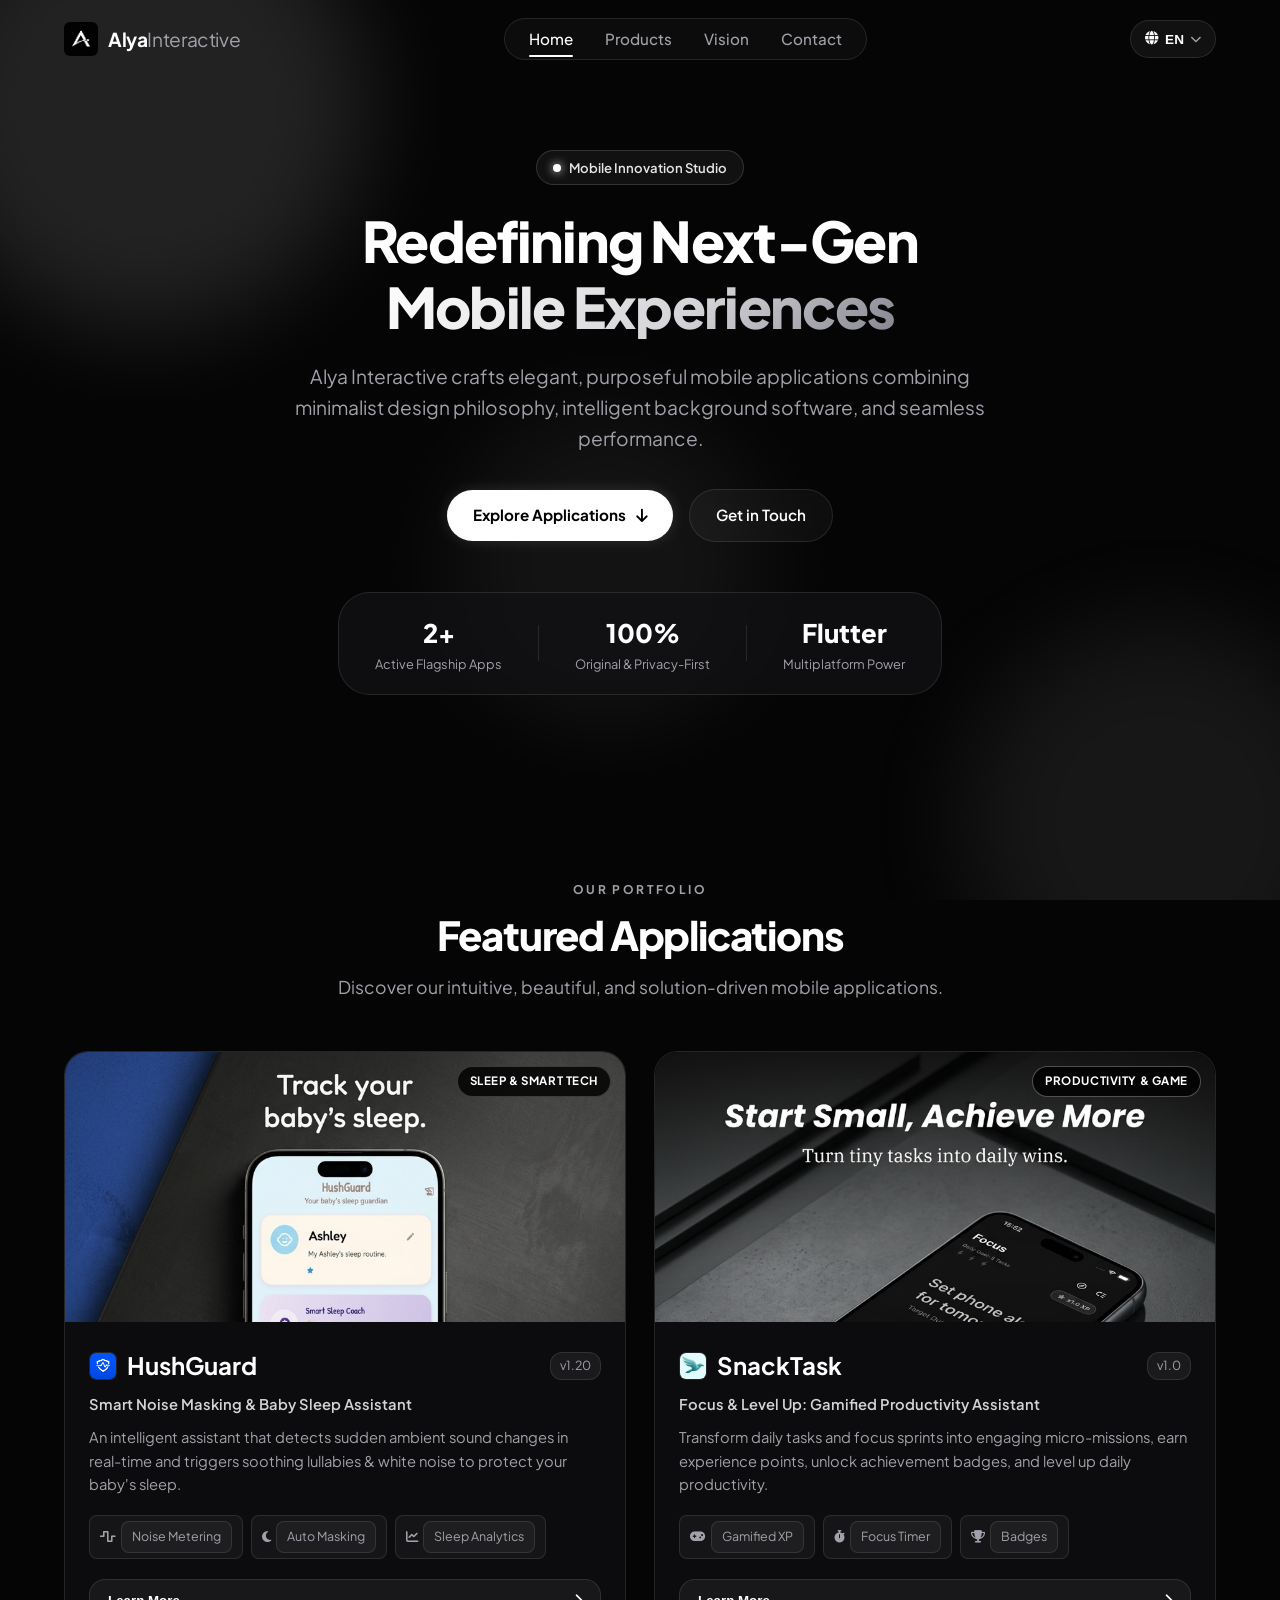
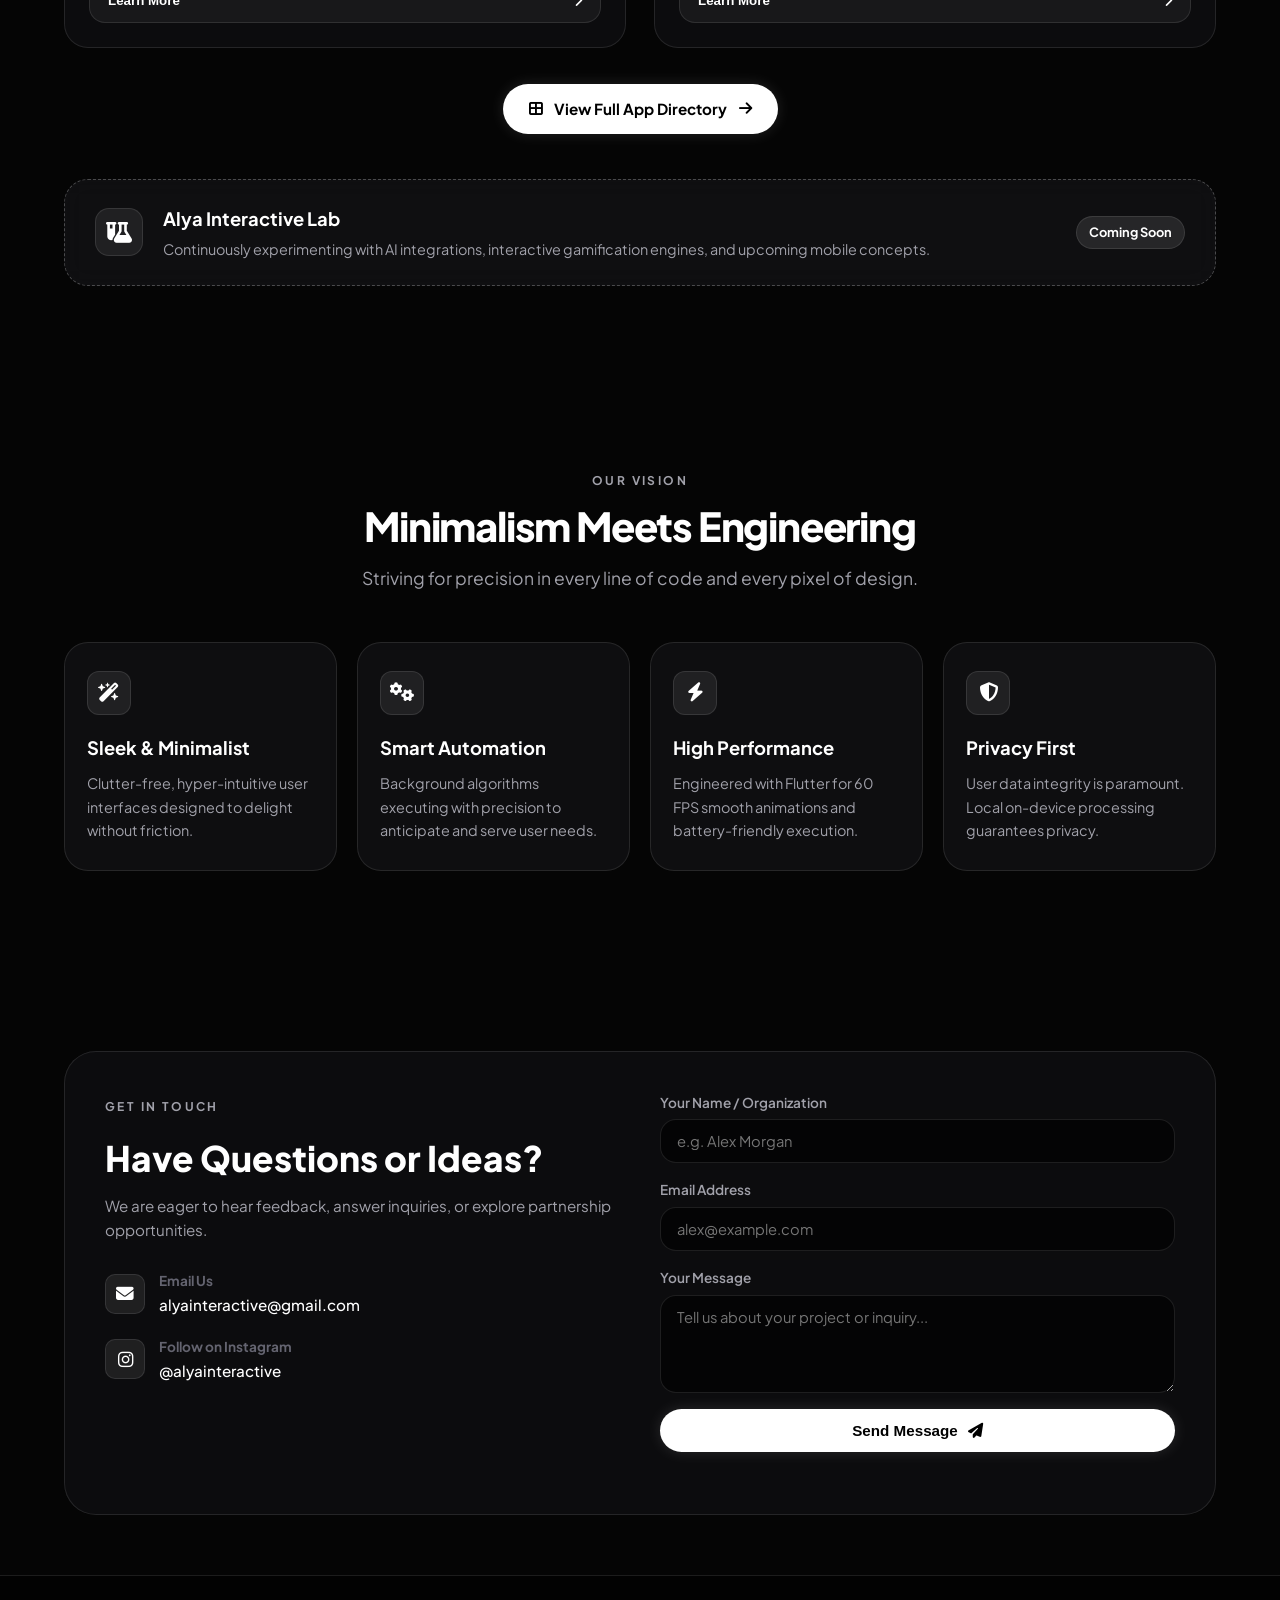
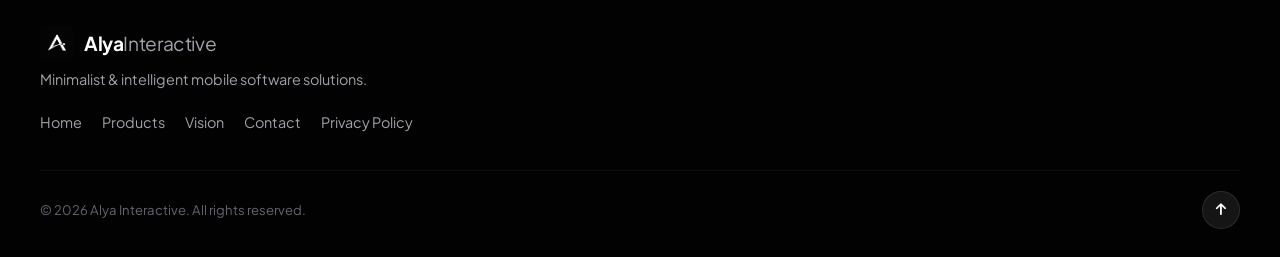
<file: index.html>
<!DOCTYPE html>
<html lang="en">
<head>
    <meta charset="UTF-8">
    <meta name="viewport" content="width=device-width, initial-scale=1.0">
    <meta name="description" content="Alya Interactive - Innovative, smart & minimalist mobile application development studio. Creators of HushGuard, SnackTask, and next-gen mobile experiences.">
    <meta name="keywords" content="Alya Interactive, HushGuard, SnackTask, Mobile Studio, App Development, Flutter, iOS, Android, Minimalist Design">
    <meta name="author" content="Alya Interactive">
    <meta property="og:title" content="Alya Interactive | Mobile App & Digital Experience Studio">
    <meta property="og:description" content="Redefining mobile experiences with minimalist design and intelligent technology. Explore our apps.">
    <meta property="og:type" content="website">
    <meta property="og:url" content="https://immakagan.github.io/alyainteractive.github.io/">
    <meta property="og:image" content="assets/images/hushguard_mockup.png">
    
    <!-- Favicon / Browser Tab Icons -->
    <link rel="icon" type="image/png" sizes="32x32" href="assets/images/favicon-32x32.png">
    <link rel="icon" type="image/png" sizes="16x16" href="assets/images/favicon-16x16.png">
    <link rel="shortcut icon" href="assets/images/favicon.ico">
    <link rel="apple-touch-icon" sizes="180x180" href="assets/images/apple-touch-icon.png">

    <title>Alya Interactive | Mobile App & Digital Experience Studio</title>
    
    <!-- Google Fonts -->
    <link rel="preconnect" href="https://fonts.googleapis.com">
    <link rel="preconnect" href="https://fonts.gstatic.com" crossorigin>
    <link href="https://fonts.googleapis.com/css2?family=Plus+Jakarta+Sans:wght@300;400;500;600;700;800&display=swap" rel="stylesheet">
    
    <!-- FontAwesome Icons -->
    <link rel="stylesheet" href="https://cdnjs.cloudflare.com/ajax/libs/font-awesome/6.5.1/css/all.min.css">
    
    <!-- Custom CSS -->
    <link rel="stylesheet" href="style.css">
</head>
<body>
    <!-- Background Animated Gradient Orbs -->
    <div class="gradient-bg">
        <div class="orb orb-1"></div>
        <div class="orb orb-2"></div>
        <div class="orb orb-3"></div>
    </div>
    
    <!-- Header / Navbar -->
    <header class="navbar-header" id="navbar">
        <div class="nav-container">
            <a href="#hero" class="brand-logo" id="brand-logo">
                <img src="assets/images/logo.png" alt="Alya Interactive Logo" class="brand-logo-img">
                <span class="logo-text">Alya<span class="highlight">Interactive</span></span>
            </a>
            
            <nav class="nav-menu" id="nav-menu">
                <a href="#hero" class="nav-link active" id="nav-home" data-i18n="nav_home">Home</a>
                <a href="#apps" class="nav-link" id="nav-apps" data-i18n="nav_apps">Products</a>
                <a href="#philosophy" class="nav-link" id="nav-philosophy" data-i18n="nav_philosophy">Vision</a>
                <a href="#contact" class="nav-link" id="nav-contact" data-i18n="nav_contact">Contact</a>
            </nav>
            
            <div class="nav-actions">
                <!-- 10 Languages i18n Dropdown -->
                <div class="lang-dropdown" id="lang-dropdown">
                    <button class="lang-btn" id="lang-btn" onclick="toggleLangMenu(event)" aria-label="Select Language">
                        <i class="fa-solid fa-globe"></i>
                        <span id="current-lang-code">EN</span>
                        <i class="fa-solid fa-chevron-down lang-chevron"></i>
                    </button>
                    <div class="lang-menu" id="lang-menu">
                        <button class="lang-option" data-lang="en" onclick="setLanguage('en')">🇬🇧 English</button>
                        <button class="lang-option" data-lang="tr" onclick="setLanguage('tr')">🇹🇷 Türkçe</button>
                        <button class="lang-option" data-lang="es" onclick="setLanguage('es')">🇪🇸 Español</button>
                        <button class="lang-option" data-lang="de" onclick="setLanguage('de')">🇩🇪 Deutsch</button>
                        <button class="lang-option" data-lang="fr" onclick="setLanguage('fr')">🇫🇷 Français</button>
                        <button class="lang-option" data-lang="it" onclick="setLanguage('it')">🇮🇹 Italiano</button>
                        <button class="lang-option" data-lang="pt" onclick="setLanguage('pt')">🇵🇹 Português</button>
                        <button class="lang-option" data-lang="ja" onclick="setLanguage('ja')">🇯🇵 日本語</button>
                        <button class="lang-option" data-lang="ko" onclick="setLanguage('ko')">🇰🇷 한국어</button>
                        <button class="lang-option" data-lang="zh" onclick="setLanguage('zh')">🇨🇳 中文</button>
                    </div>
                </div>

                <button class="mobile-toggle" id="mobile-toggle-btn" aria-label="Toggle Navigation Menu">
                    <i class="fa-solid fa-bars"></i>
                </button>
            </div>
        </div>
    </header>

    <main>
        <!-- Hero Section -->
        <section class="hero-section" id="hero">
            <div class="hero-content">
                <div class="badge-pill">
                    <span class="badge-dot"></span>
                    <span data-i18n="badge_studio">Mobile Innovation Studio</span>
                </div>
                <h1 class="hero-title">
                    <span data-i18n="hero_title_prefix">Redefining Next-Gen </span><span class="gradient-text" data-i18n="hero_title_highlight">Mobile Experiences</span>
                </h1>
                <p class="hero-subtitle" data-i18n="hero_subtitle">
                    Alya Interactive crafts elegant, purposeful mobile applications combining minimalist design philosophy, intelligent background software, and seamless performance.
                </p>
                <div class="hero-cta-group">
                    <a href="#apps" class="btn-primary" id="btn-explore-apps">
                        <span data-i18n="btn_explore">Explore Applications</span>
                        <i class="fa-solid fa-arrow-down"></i>
                    </a>
                    <a href="#contact" class="btn-secondary" id="btn-hero-contact">
                        <span data-i18n="btn_contact">Get in Touch</span>
                    </a>
                </div>
                
                <div class="hero-stats">
                    <div class="stat-item">
                        <span class="stat-number">2+</span>
                        <span class="stat-label" data-i18n="stat_apps">Active Flagship Apps</span>
                    </div>
                    <div class="stat-divider"></div>
                    <div class="stat-item">
                        <span class="stat-number">100%</span>
                        <span class="stat-label" data-i18n="stat_original">Original & Privacy-First</span>
                    </div>
                    <div class="stat-divider"></div>
                    <div class="stat-item">
                        <span class="stat-number">Flutter</span>
                        <span class="stat-label" data-i18n="stat_power">Multiplatform Power</span>
                    </div>
                </div>
            </div>
        </section>

        <!-- Apps Section -->
        <section class="apps-section" id="apps">
            <div class="section-header">
                <span class="section-tag" data-i18n="portfolio_tag">OUR PORTFOLIO</span>
                <h2 class="section-title" data-i18n="portfolio_title">Featured Applications</h2>
                <p class="section-description" data-i18n="portfolio_sub">Discover our intuitive, beautiful, and solution-driven mobile applications.</p>
            </div>

            <div class="apps-grid">
                <!-- App Card 1: HushGuard -->
                <article class="app-card" id="app-card-hushguard">
                    <div class="app-card-image">
                        <img src="assets/images/hushguard_mockup.png" alt="HushGuard Smart Noise Masking Assistant" loading="lazy">
                        <div class="app-badge" data-i18n="badge_sleep">Sleep & Smart Tech</div>
                    </div>
                    <div class="app-card-body">
                        <div class="app-title-row">
                            <div class="app-title-flex">
                                <img src="assets/images/hushguard_icon.png" alt="HushGuard Icon" class="app-mini-icon" onerror="this.style.display='none';">
                                <h3 class="app-title">HushGuard</h3>
                            </div>
                            <span class="app-version">v1.20</span>
                        </div>
                        <p class="app-tagline" data-i18n="hushguard_tagline">Smart Noise Masking & Baby Sleep Assistant</p>
                        <p class="app-summary" data-i18n="hushguard_summary">
                            An intelligent assistant that detects sudden ambient sound changes in real-time and triggers soothing lullabies & white noise to protect your baby's sleep.
                        </p>
                        
                        <div class="app-features-chips">
                            <span><i class="fa-solid fa-wave-square"></i> <span data-i18n="chip_noise">Noise Metering</span></span>
                            <span><i class="fa-solid fa-moon"></i> <span data-i18n="chip_masking">Auto Masking</span></span>
                            <span><i class="fa-solid fa-chart-line"></i> <span data-i18n="chip_analytics">Sleep Analytics</span></span>
                        </div>
                        
                        <div class="app-card-actions">
                            <button class="btn-card-details" onclick="openModal('hushguard')" id="btn-details-hushguard">
                                <span data-i18n="btn_details">Learn More</span>
                                <i class="fa-solid fa-chevron-right"></i>
                            </button>
                        </div>
                    </div>
                </article>

                <!-- App Card 2: SnackTask -->
                <article class="app-card" id="app-card-snacktask">
                    <div class="app-card-image">
                        <img src="assets/images/snacktask_mockup.png" alt="SnackTask Gamified Task & Focus Booster" loading="lazy">
                        <div class="app-badge accent-green" data-i18n="badge_prod">Productivity & Game</div>
                    </div>
                    <div class="app-card-body">
                        <div class="app-title-row">
                            <div class="app-title-flex">
                                <img src="assets/images/snacktask_icon.png" alt="SnackTask Icon" class="app-mini-icon" onerror="this.style.display='none';">
                                <h3 class="app-title">SnackTask</h3>
                            </div>
                            <span class="app-version">v1.0</span>
                        </div>
                        <p class="app-tagline" data-i18n="snacktask_tagline">Focus & Level Up: Gamified Productivity Assistant</p>
                        <p class="app-summary" data-i18n="snacktask_summary">
                            Transform daily tasks and focus sprints into engaging micro-missions, earn experience points, unlock achievement badges, and level up daily productivity.
                        </p>
                        
                        <div class="app-features-chips">
                            <span><i class="fa-solid fa-gamepad"></i> <span data-i18n="chip_xp">Gamified XP</span></span>
                            <span><i class="fa-solid fa-stopwatch"></i> <span data-i18n="chip_timer">Focus Timer</span></span>
                            <span><i class="fa-solid fa-trophy"></i> <span data-i18n="chip_badges">Badges</span></span>
                        </div>
                        
                        <div class="app-card-actions">
                            <button class="btn-card-details" onclick="openModal('snacktask')" id="btn-details-snacktask">
                                <span data-i18n="btn_details">Learn More</span>
                                <i class="fa-solid fa-chevron-right"></i>
                            </button>
                        </div>
                    </div>
                </article>
            </div>

            <!-- View All Applications Button for Future Expansion -->
            <div class="view-all-apps-wrapper">
                <a href="apps.html" class="btn-primary btn-all-apps" id="btn-view-all-apps">
                    <i class="fa-solid fa-border-all"></i>
                    <span data-i18n="btn_view_all">View Full App Directory</span>
                    <i class="fa-solid fa-arrow-right"></i>
                </a>
            </div>

            <!-- Future Lab Card -->
            <div class="future-lab-banner" id="future-lab">
                <div class="lab-icon"><i class="fa-solid fa-flask-vial"></i></div>
                <div class="lab-text">
                    <h3 data-i18n="lab_title">Alya Interactive Lab</h3>
                    <p data-i18n="lab_desc">Continuously experimenting with AI integrations, interactive gamification engines, and upcoming mobile concepts.</p>
                </div>
                <div class="lab-badge" data-i18n="lab_badge">Coming Soon</div>
            </div>
        </section>

        <!-- Philosophy Section -->
        <section class="philosophy-section" id="philosophy">
            <div class="section-header">
                <span class="section-tag" data-i18n="vision_tag">OUR VISION</span>
                <h2 class="section-title" data-i18n="vision_title">Minimalism Meets Engineering</h2>
                <p class="section-description" data-i18n="vision_sub">Striving for precision in every line of code and every pixel of design.</p>
            </div>

            <div class="pillars-grid">
                <div class="pillar-card">
                    <div class="pillar-icon"><i class="fa-solid fa-wand-magic-sparkles"></i></div>
                    <h3 data-i18n="p1_title">Sleek & Minimalist</h3>
                    <p data-i18n="p1_desc">Clutter-free, hyper-intuitive user interfaces designed to delight without friction.</p>
                </div>

                <div class="pillar-card">
                    <div class="pillar-icon"><i class="fa-solid fa-gears"></i></div>
                    <h3 data-i18n="p2_title">Smart Automation</h3>
                    <p data-i18n="p2_desc">Background algorithms executing with precision to anticipate and serve user needs.</p>
                </div>

                <div class="pillar-card">
                    <div class="pillar-icon"><i class="fa-solid fa-bolt"></i></div>
                    <h3 data-i18n="p3_title">High Performance</h3>
                    <p data-i18n="p3_desc">Engineered with Flutter for 60 FPS smooth animations and battery-friendly execution.</p>
                </div>

                <div class="pillar-card">
                    <div class="pillar-icon"><i class="fa-solid fa-shield-halved"></i></div>
                    <h3 data-i18n="p4_title">Privacy First</h3>
                    <p data-i18n="p4_desc">User data integrity is paramount. Local on-device processing guarantees privacy.</p>
                </div>
            </div>
        </section>

        <!-- Contact Section -->
        <section class="contact-section" id="contact">
            <div class="contact-card">
                <div class="contact-info">
                    <span class="section-tag" data-i18n="contact_tag">GET IN TOUCH</span>
                    <h2 data-i18n="contact_title">Have Questions or Ideas?</h2>
                    <p data-i18n="contact_sub">We are eager to hear feedback, answer inquiries, or explore partnership opportunities.</p>
                    
                    <div class="contact-details">
                        <div class="contact-item">
                            <i class="fa-solid fa-envelope"></i>
                            <div>
                                <strong data-i18n="contact_email_label">Email Us</strong>
                                <span><a href="mailto:alyainteractive@gmail.com" class="contact-link">alyainteractive@gmail.com</a></span>
                            </div>
                        </div>
                        <div class="contact-item">
                            <i class="fa-brands fa-instagram"></i>
                            <div>
                                <strong data-i18n="contact_insta_label">Follow on Instagram</strong>
                                <span><a href="https://www.instagram.com/alyainteractive/" target="_blank" rel="noopener" class="contact-link">@alyainteractive</a></span>
                            </div>
                        </div>
                    </div>
                </div>

                <div class="contact-form-wrapper">
                    <form class="contact-form" id="contact-form" onsubmit="handleFormSubmit(event)">
                        <div class="form-group">
                            <label for="contact-name" data-i18n="lbl_name">Your Name / Organization</label>
                            <input type="text" id="contact-name" placeholder="e.g. Alex Morgan" required>
                        </div>
                        <div class="form-group">
                            <label for="contact-email" data-i18n="lbl_email">Email Address</label>
                            <input type="email" id="contact-email" placeholder="alex@example.com" required>
                        </div>
                        <div class="form-group">
                            <label for="contact-message" data-i18n="lbl_message">Your Message</label>
                            <textarea id="contact-message" rows="4" placeholder="Tell us about your project or inquiry..." required></textarea>
                        </div>
                        <button type="submit" class="btn-primary btn-block" id="btn-send-message">
                            <span data-i18n="btn_send">Send Message</span>
                            <i class="fa-solid fa-paper-plane"></i>
                        </button>
                        <div class="form-status" id="form-status"></div>
                    </form>
                </div>
            </div>
        </section>
    </main>

    <!-- Footer -->
    <footer class="footer">
        <div class="footer-container">
            <div class="footer-brand">
                <div class="brand-logo">
                    <img src="assets/images/logo.png" alt="Alya Interactive Logo" class="brand-logo-img">
                    <span class="logo-text">Alya<span class="highlight">Interactive</span></span>
                </div>
                <p data-i18n="footer_tagline">Minimalist & intelligent mobile software solutions.</p>
            </div>
            
            <div class="footer-links">
                <a href="#hero" data-i18n="nav_home">Home</a>
                <a href="#apps" data-i18n="nav_apps">Products</a>
                <a href="#philosophy" data-i18n="nav_philosophy">Vision</a>
                <a href="#contact" data-i18n="nav_contact">Contact</a>
                <a href="privacy-policy.html" data-i18n="footer_privacy">Privacy Policy</a>
            </div>

            <div class="footer-bottom">
                <p data-i18n="footer_rights">© 2026 Alya Interactive. All rights reserved.</p>
                <button class="back-to-top" id="back-to-top" onclick="window.scrollTo({top: 0, behavior: 'smooth'})" aria-label="Back to Top">
                    <i class="fa-solid fa-arrow-up"></i>
                </button>
            </div>
        </div>
    </footer>

    <!-- App Detail Modal -->
    <div class="modal-backdrop" id="app-modal" onclick="closeModalOnBackdrop(event)">
        <div class="modal-content">
            <button class="modal-close" onclick="closeModal()" aria-label="Close Modal"><i class="fa-solid fa-xmark"></i></button>
            
            <div id="modal-hushguard" class="modal-app-details" style="display: none;">
                <div class="modal-header">
                    <img src="assets/images/hushguard_mockup.png" alt="HushGuard Screenshot" class="modal-img">
                    <div>
                        <span class="modal-tag" data-i18n="badge_sleep">Sleep & Smart Tech</span>
                        <h2>HushGuard</h2>
                        <p class="modal-sub" data-i18n="hushguard_tagline">Smart Noise Masking & Baby Sleep Assistant</p>
                    </div>
                </div>
                <div class="modal-body-text">
                    <h4 data-i18n="modal_key_features">Key Features</h4>
                    <ul>
                        <li><i class="fa-solid fa-check"></i> <span data-i18n="hg_feat_1">Ambient Noise Monitoring: Real-time high-precision decibel and noise level detection.</span></li>
                        <li><i class="fa-solid fa-check"></i> <span data-i18n="hg_feat_2">Automated Sound Trigger: Instantly plays soothing white noise or lullabies when disturbance or crying is detected.</span></li>
                        <li><i class="fa-solid fa-check"></i> <span data-i18n="hg_feat_3">Rich Audio Library: Ocean waves, rain soundscapes, white noise, and custom lullabies.</span></li>
                        <li><i class="fa-solid fa-check"></i> <span data-i18n="hg_feat_4">Background Efficiency: Continues monitoring seamlessly with minimal battery footprint even with screen off.</span></li>
                    </ul>
                    <div class="modal-store-buttons">
                        <a href="https://play.google.com/store/apps/details?id=com.hushguard.app" target="_blank" rel="noopener" class="btn-store active-store">
                            <i class="fa-brands fa-google-play"></i> Google Play Store
                        </a>
                        <a href="#" class="btn-store disabled" onclick="alert('App Store download link will be live soon!')">
                            <i class="fa-brands fa-apple"></i> <span data-i18n="btn_appstore_soon">App Store (Coming Soon)</span>
                        </a>
                    </div>
                </div>
            </div>

            <div id="modal-snacktask" class="modal-app-details" style="display: none;">
                <div class="modal-header">
                    <img src="assets/images/snacktask_mockup.png" alt="SnackTask Screenshot" class="modal-img">
                    <div>
                        <span class="modal-tag" data-i18n="badge_prod">Productivity & Game</span>
                        <h2>SnackTask</h2>
                        <p class="modal-sub" data-i18n="snacktask_tagline">Focus & Level Up: Gamified Productivity Assistant</p>
                    </div>
                </div>
                <div class="modal-body-text">
                    <h4 data-i18n="modal_key_features">Key Features</h4>
                    <ul>
                        <li><i class="fa-solid fa-check"></i> <span data-i18n="st_feat_1">Gamified Task Engine: Earn XP points, level up, and build productivity streaks as you complete daily goals.</span></li>
                        <li><i class="fa-solid fa-check"></i> <span data-i18n="st_feat_2">Pomodoro Focus Sprints: Manage your deep work sessions with customizable focus timers.</span></li>
                        <li><i class="fa-solid fa-check"></i> <span data-i18n="st_feat_3">Snack & Badge System: Unlock fun badges, avatars, and rewards for milestone accomplishments.</span></li>
                        <li><i class="fa-solid fa-check"></i> <span data-i18n="st_feat_4">Clean & Lightning Fast: Zero friction, minimalist layout focused purely on your goals.</span></li>
                    </ul>
                    <div class="modal-store-buttons">
                        <a href="https://play.google.com/store/apps/details?id=com.alyainteractive.snacktask" target="_blank" rel="noopener" class="btn-store active-store">
                            <i class="fa-brands fa-google-play"></i> Google Play Store
                        </a>
                        <a href="#" class="btn-store disabled" onclick="alert('App Store download link will be live soon!')">
                            <i class="fa-brands fa-apple"></i> <span data-i18n="btn_appstore_soon">App Store (Coming Soon)</span>
                        </a>
                    </div>
                </div>
            </div>
        </div>
    </div>

    <!-- Custom i18n & Core JS -->
    <script src="i18n.js"></script>
    <script src="script.js"></script>
</body>
</html>
</file>
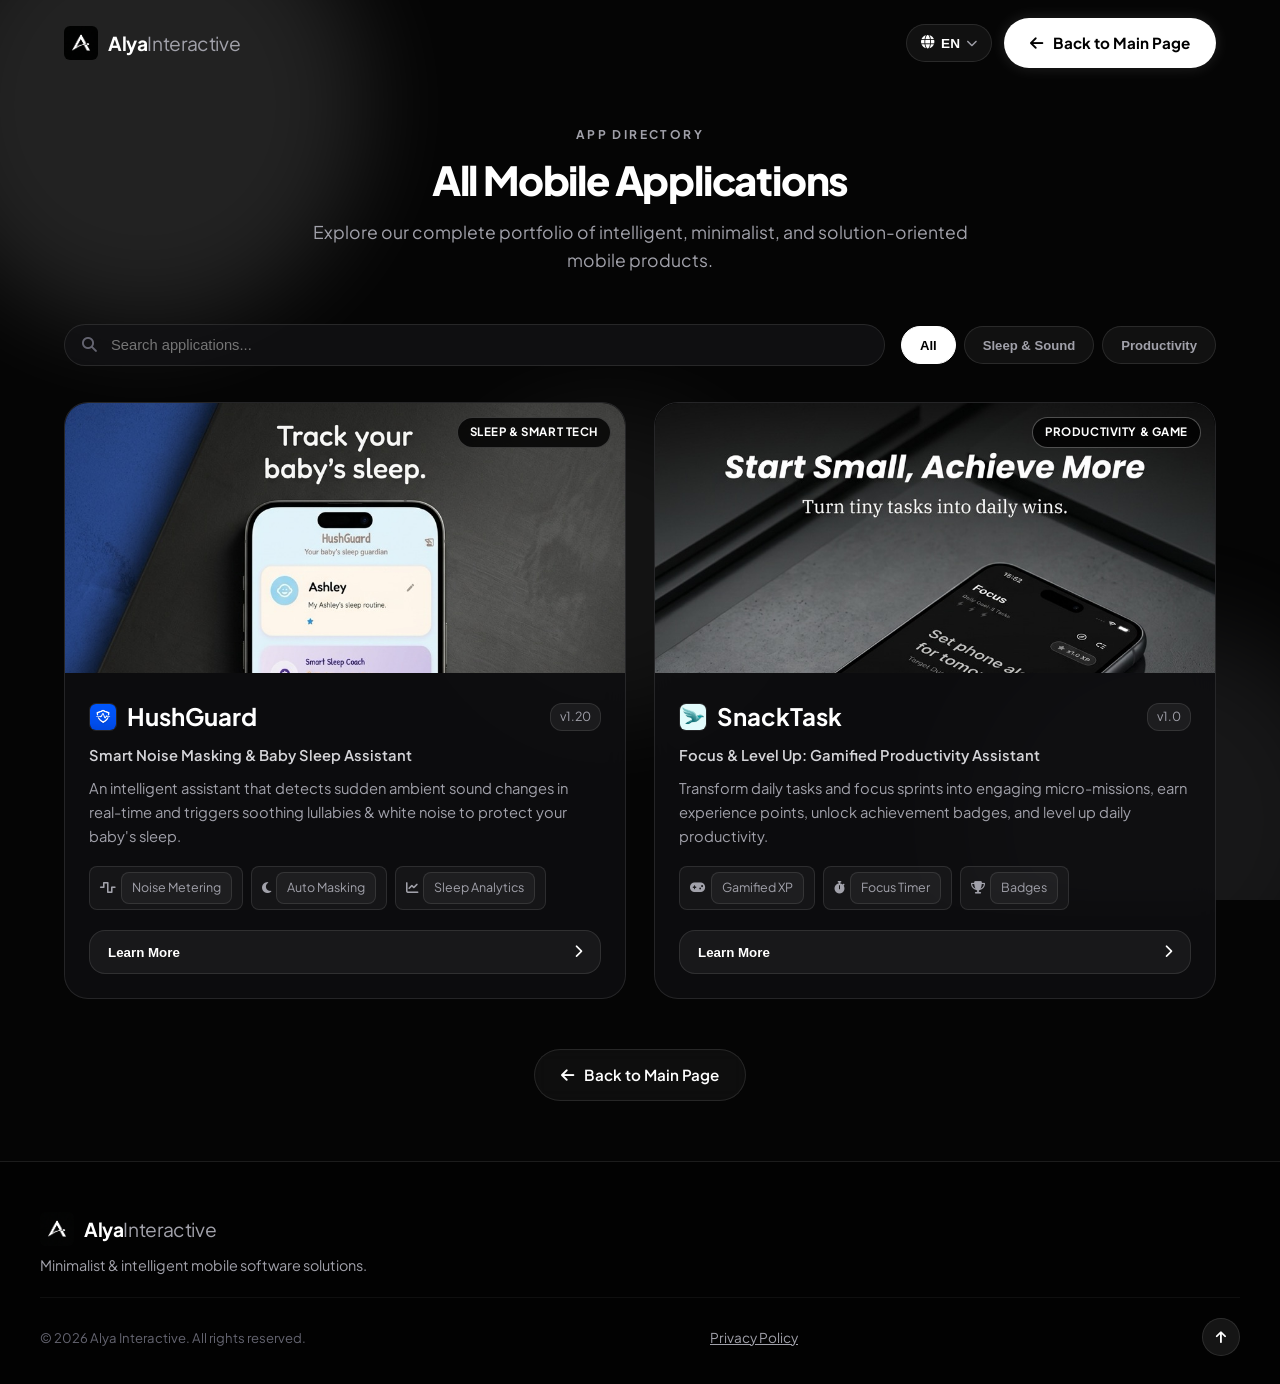
<file: apps.html>
<!DOCTYPE html>
<html lang="en">
<head>
    <meta charset="UTF-8">
    <meta name="viewport" content="width=device-width, initial-scale=1.0">
    <meta name="description" content="Alya Interactive - Full Mobile Applications Directory & Portfolio. Explore our entire catalog of iOS & Android apps.">
    <meta name="keywords" content="Alya Interactive, Apps Catalog, HushGuard, SnackTask, Mobile Directory, Flutter Apps">
    <meta name="author" content="Alya Interactive">
    <!-- Favicon / Browser Tab Icons -->
    <link rel="icon" type="image/png" sizes="32x32" href="assets/images/favicon-32x32.png">
    <link rel="icon" type="image/png" sizes="16x16" href="assets/images/favicon-16x16.png">
    <link rel="shortcut icon" href="assets/images/favicon.ico">
    <link rel="apple-touch-icon" sizes="180x180" href="assets/images/apple-touch-icon.png">

    <title>All Applications | Alya Interactive Catalog</title>
    
    <!-- Google Fonts -->
    <link rel="preconnect" href="https://fonts.googleapis.com">
    <link rel="preconnect" href="https://fonts.gstatic.com" crossorigin>
    <link href="https://fonts.googleapis.com/css2?family=Plus+Jakarta+Sans:wght@300;400;500;600;700;800&display=swap" rel="stylesheet">
    
    <!-- FontAwesome Icons -->
    <link rel="stylesheet" href="https://cdnjs.cloudflare.com/ajax/libs/font-awesome/6.5.1/css/all.min.css">
    
    <!-- Custom CSS -->
    <link rel="stylesheet" href="style.css">
</head>
<body>
    <!-- Background Animated Gradient Orbs -->
    <div class="gradient-bg">
        <div class="orb orb-1"></div>
        <div class="orb orb-2"></div>
        <div class="orb orb-3"></div>
    </div>
    
    <!-- Header / Navbar -->
    <header class="navbar-header scrolled" id="navbar">
        <div class="nav-container">
            <a href="index.html" class="brand-logo" id="brand-logo">
                <img src="assets/images/logo.png" alt="Alya Interactive Logo" class="brand-logo-img">
                <span class="logo-text">Alya<span class="highlight">Interactive</span></span>
            </a>
            
            <div class="nav-actions">
                <!-- 10 Languages i18n Dropdown -->
                <div class="lang-dropdown" id="lang-dropdown">
                    <button class="lang-btn" id="lang-btn" onclick="toggleLangMenu(event)" aria-label="Select Language">
                        <i class="fa-solid fa-globe"></i>
                        <span id="current-lang-code">EN</span>
                        <i class="fa-solid fa-chevron-down lang-chevron"></i>
                    </button>
                    <div class="lang-menu" id="lang-menu">
                        <button class="lang-option" data-lang="en" onclick="setLanguage('en')">🇬🇧 English</button>
                        <button class="lang-option" data-lang="tr" onclick="setLanguage('tr')">🇹🇷 Türkçe</button>
                        <button class="lang-option" data-lang="es" onclick="setLanguage('es')">🇪🇸 Español</button>
                        <button class="lang-option" data-lang="de" onclick="setLanguage('de')">🇩🇪 Deutsch</button>
                        <button class="lang-option" data-lang="fr" onclick="setLanguage('fr')">🇫🇷 Français</button>
                        <button class="lang-option" data-lang="it" onclick="setLanguage('it')">🇮🇹 Italiano</button>
                        <button class="lang-option" data-lang="pt" onclick="setLanguage('pt')">🇵🇹 Português</button>
                        <button class="lang-option" data-lang="ja" onclick="setLanguage('ja')">🇯🇵 日本語</button>
                        <button class="lang-option" data-lang="ko" onclick="setLanguage('ko')">🇰🇷 한국어</button>
                        <button class="lang-option" data-lang="zh" onclick="setLanguage('zh')">🇨🇳 中文</button>
                    </div>
                </div>

                <a href="index.html" class="btn-primary" id="btn-back-home">
                    <i class="fa-solid fa-arrow-left"></i>
                    <span data-i18n="back_to_home">Back to Main Page</span>
                </a>
            </div>
        </div>
    </header>

    <main>
        <!-- Full Apps Catalog Section -->
        <section class="directory-section">
            <div class="section-header">
                <span class="section-tag" data-i18n="directory_tag">APP DIRECTORY</span>
                <h2 class="section-title" data-i18n="directory_title">All Mobile Applications</h2>
                <p class="section-description" data-i18n="directory_sub">Explore our complete portfolio of intelligent, minimalist, and solution-oriented mobile products.</p>
            </div>

            <!-- Search & Filter Bar -->
            <div class="directory-controls">
                <div class="search-box">
                    <i class="fa-solid fa-magnifying-glass"></i>
                    <input type="text" id="app-search-input" placeholder="Search applications..." onkeyup="filterApps()" data-i18n-ph="search_ph">
                </div>
                <div class="filter-pills" id="filter-pills">
                    <button class="filter-pill active" onclick="filterCategory('all', this)" data-i18n="cat_all">All</button>
                    <button class="filter-pill" onclick="filterCategory('sleep', this)" data-i18n="cat_sleep">Sleep & Sound</button>
                    <button class="filter-pill" onclick="filterCategory('productivity', this)" data-i18n="cat_prod">Productivity</button>
                </div>
            </div>

            <div class="apps-grid" id="full-apps-grid">
                <!-- App Card 1: HushGuard -->
                <article class="app-card" data-category="sleep" data-name="hushguard sleep noise masking baby">
                    <div class="app-card-image">
                        <img src="assets/images/hushguard_mockup.png" alt="HushGuard Smart Noise Masking Assistant" loading="lazy">
                        <div class="app-badge" data-i18n="badge_sleep">Sleep & Smart Tech</div>
                    </div>
                    <div class="app-card-body">
                        <div class="app-title-row">
                            <div class="app-title-flex">
                                <img src="assets/images/hushguard_icon.png" alt="HushGuard Icon" class="app-mini-icon" onerror="this.style.display='none';">
                                <h3 class="app-title">HushGuard</h3>
                            </div>
                            <span class="app-version">v1.20</span>
                        </div>
                        <p class="app-tagline" data-i18n="hushguard_tagline">Smart Noise Masking & Baby Sleep Assistant</p>
                        <p class="app-summary" data-i18n="hushguard_summary">
                            An intelligent assistant that detects sudden ambient sound changes in real-time and triggers soothing lullabies & white noise to protect your baby's sleep.
                        </p>
                        
                        <div class="app-features-chips">
                            <span><i class="fa-solid fa-wave-square"></i> <span data-i18n="chip_noise">Noise Metering</span></span>
                            <span><i class="fa-solid fa-moon"></i> <span data-i18n="chip_masking">Auto Masking</span></span>
                            <span><i class="fa-solid fa-chart-line"></i> <span data-i18n="chip_analytics">Sleep Analytics</span></span>
                        </div>
                        
                        <div class="app-card-actions">
                            <button class="btn-card-details" onclick="openModal('hushguard')" id="btn-details-hushguard">
                                <span data-i18n="btn_details">Learn More</span>
                                <i class="fa-solid fa-chevron-right"></i>
                            </button>
                        </div>
                    </div>
                </article>

                <!-- App Card 2: SnackTask -->
                <article class="app-card" data-category="productivity" data-name="snacktask focus task gamified productivity">
                    <div class="app-card-image">
                        <img src="assets/images/snacktask_mockup.png" alt="SnackTask Gamified Task & Focus Booster" loading="lazy">
                        <div class="app-badge accent-green" data-i18n="badge_prod">Productivity & Game</div>
                    </div>
                    <div class="app-card-body">
                        <div class="app-title-row">
                            <div class="app-title-flex">
                                <img src="assets/images/snacktask_icon.png" alt="SnackTask Icon" class="app-mini-icon" onerror="this.style.display='none';">
                                <h3 class="app-title">SnackTask</h3>
                            </div>
                            <span class="app-version">v1.0</span>
                        </div>
                        <p class="app-tagline" data-i18n="snacktask_tagline">Focus & Level Up: Gamified Productivity Assistant</p>
                        <p class="app-summary" data-i18n="snacktask_summary">
                            Transform daily tasks and focus sprints into engaging micro-missions, earn experience points, unlock achievement badges, and level up daily productivity.
                        </p>
                        
                        <div class="app-features-chips">
                            <span><i class="fa-solid fa-gamepad"></i> <span data-i18n="chip_xp">Gamified XP</span></span>
                            <span><i class="fa-solid fa-stopwatch"></i> <span data-i18n="chip_timer">Focus Timer</span></span>
                            <span><i class="fa-solid fa-trophy"></i> <span data-i18n="chip_badges">Badges</span></span>
                        </div>
                        
                        <div class="app-card-actions">
                            <button class="btn-card-details" onclick="openModal('snacktask')" id="btn-details-snacktask">
                                <span data-i18n="btn_details">Learn More</span>
                                <i class="fa-solid fa-chevron-right"></i>
                            </button>
                        </div>
                    </div>
                </article>
            </div>
            
            <div class="back-home-bottom">
                <a href="index.html" class="btn-secondary">
                    <i class="fa-solid fa-arrow-left"></i>
                    <span data-i18n="back_to_home">Back to Main Page</span>
                </a>
            </div>
        </section>
    </main>

    <!-- Footer -->
    <footer class="footer">
        <div class="footer-container">
            <div class="footer-brand">
                <div class="brand-logo">
                    <img src="assets/images/logo.png" alt="Alya Interactive Logo" class="brand-logo-img">
                    <span class="logo-text">Alya<span class="highlight">Interactive</span></span>
                </div>
                <p data-i18n="footer_tagline">Minimalist & intelligent mobile software solutions.</p>
            </div>
            
            <div class="footer-bottom">
                <p data-i18n="footer_rights">© 2026 Alya Interactive. All rights reserved.</p>
                <div class="footer-policy-link">
                    <a href="privacy-policy.html" class="contact-link" data-i18n="footer_privacy">Privacy Policy</a>
                </div>
                <button class="back-to-top" id="back-to-top" onclick="window.scrollTo({top: 0, behavior: 'smooth'})" aria-label="Back to Top">
                    <i class="fa-solid fa-arrow-up"></i>
                </button>
            </div>
        </div>
    </footer>

    <!-- App Detail Modal -->
    <div class="modal-backdrop" id="app-modal" onclick="closeModalOnBackdrop(event)">
        <div class="modal-content">
            <button class="modal-close" onclick="closeModal()" aria-label="Close Modal"><i class="fa-solid fa-xmark"></i></button>
            
            <div id="modal-hushguard" class="modal-app-details" style="display: none;">
                <div class="modal-header">
                    <img src="assets/images/hushguard_mockup.png" alt="HushGuard Screenshot" class="modal-img">
                    <div>
                        <span class="modal-tag" data-i18n="badge_sleep">Sleep & Smart Tech</span>
                        <h2>HushGuard</h2>
                        <p class="modal-sub" data-i18n="hushguard_tagline">Smart Noise Masking & Baby Sleep Assistant</p>
                    </div>
                </div>
                <div class="modal-body-text">
                    <h4 data-i18n="modal_key_features">Key Features</h4>
                    <ul>
                        <li><i class="fa-solid fa-check"></i> <span data-i18n="hg_feat_1">Ambient Noise Monitoring: Real-time high-precision decibel and noise level detection.</span></li>
                        <li><i class="fa-solid fa-check"></i> <span data-i18n="hg_feat_2">Automated Sound Trigger: Instantly plays soothing white noise or lullabies when disturbance or crying is detected.</span></li>
                        <li><i class="fa-solid fa-check"></i> <span data-i18n="hg_feat_3">Rich Audio Library: Ocean waves, rain soundscapes, white noise, and custom lullabies.</span></li>
                        <li><i class="fa-solid fa-check"></i> <span data-i18n="hg_feat_4">Background Efficiency: Continues monitoring seamlessly with minimal battery footprint even with screen off.</span></li>
                    </ul>
                    <div class="modal-store-buttons">
                        <a href="https://play.google.com/store/apps/details?id=com.hushguard.app" target="_blank" rel="noopener" class="btn-store active-store">
                            <i class="fa-brands fa-google-play"></i> Google Play Store
                        </a>
                        <a href="#" class="btn-store disabled" onclick="alert('App Store download link will be live soon!')">
                            <i class="fa-brands fa-apple"></i> <span data-i18n="btn_appstore_soon">App Store (Coming Soon)</span>
                        </a>
                    </div>
                </div>
            </div>

            <div id="modal-snacktask" class="modal-app-details" style="display: none;">
                <div class="modal-header">
                    <img src="assets/images/snacktask_mockup.png" alt="SnackTask Screenshot" class="modal-img">
                    <div>
                        <span class="modal-tag" data-i18n="badge_prod">Productivity & Game</span>
                        <h2>SnackTask</h2>
                        <p class="modal-sub" data-i18n="snacktask_tagline">Focus & Level Up: Gamified Productivity Assistant</p>
                    </div>
                </div>
                <div class="modal-body-text">
                    <h4 data-i18n="modal_key_features">Key Features</h4>
                    <ul>
                        <li><i class="fa-solid fa-check"></i> <span data-i18n="st_feat_1">Gamified Task Engine: Earn XP points, level up, and build productivity streaks as you complete daily goals.</span></li>
                        <li><i class="fa-solid fa-check"></i> <span data-i18n="st_feat_2">Pomodoro Focus Sprints: Manage your deep work sessions with customizable focus timers.</span></li>
                        <li><i class="fa-solid fa-check"></i> <span data-i18n="st_feat_3">Snack & Badge System: Unlock fun badges, avatars, and rewards for milestone accomplishments.</span></li>
                        <li><i class="fa-solid fa-check"></i> <span data-i18n="st_feat_4">Clean & Lightning Fast: Zero friction, minimalist layout focused purely on your goals.</span></li>
                    </ul>
                    <div class="modal-store-buttons">
                        <a href="https://play.google.com/store/apps/details?id=com.alyainteractive.snacktask" target="_blank" rel="noopener" class="btn-store active-store">
                            <i class="fa-brands fa-google-play"></i> Google Play Store
                        </a>
                        <a href="#" class="btn-store disabled" onclick="alert('App Store download link will be live soon!')">
                            <i class="fa-brands fa-apple"></i> <span data-i18n="btn_appstore_soon">App Store (Coming Soon)</span>
                        </a>
                    </div>
                </div>
            </div>
        </div>
    </div>

    <!-- Custom i18n & Core JS -->
    <script src="i18n.js"></script>
    <script src="script.js"></script>
</body>
</html>
</file>
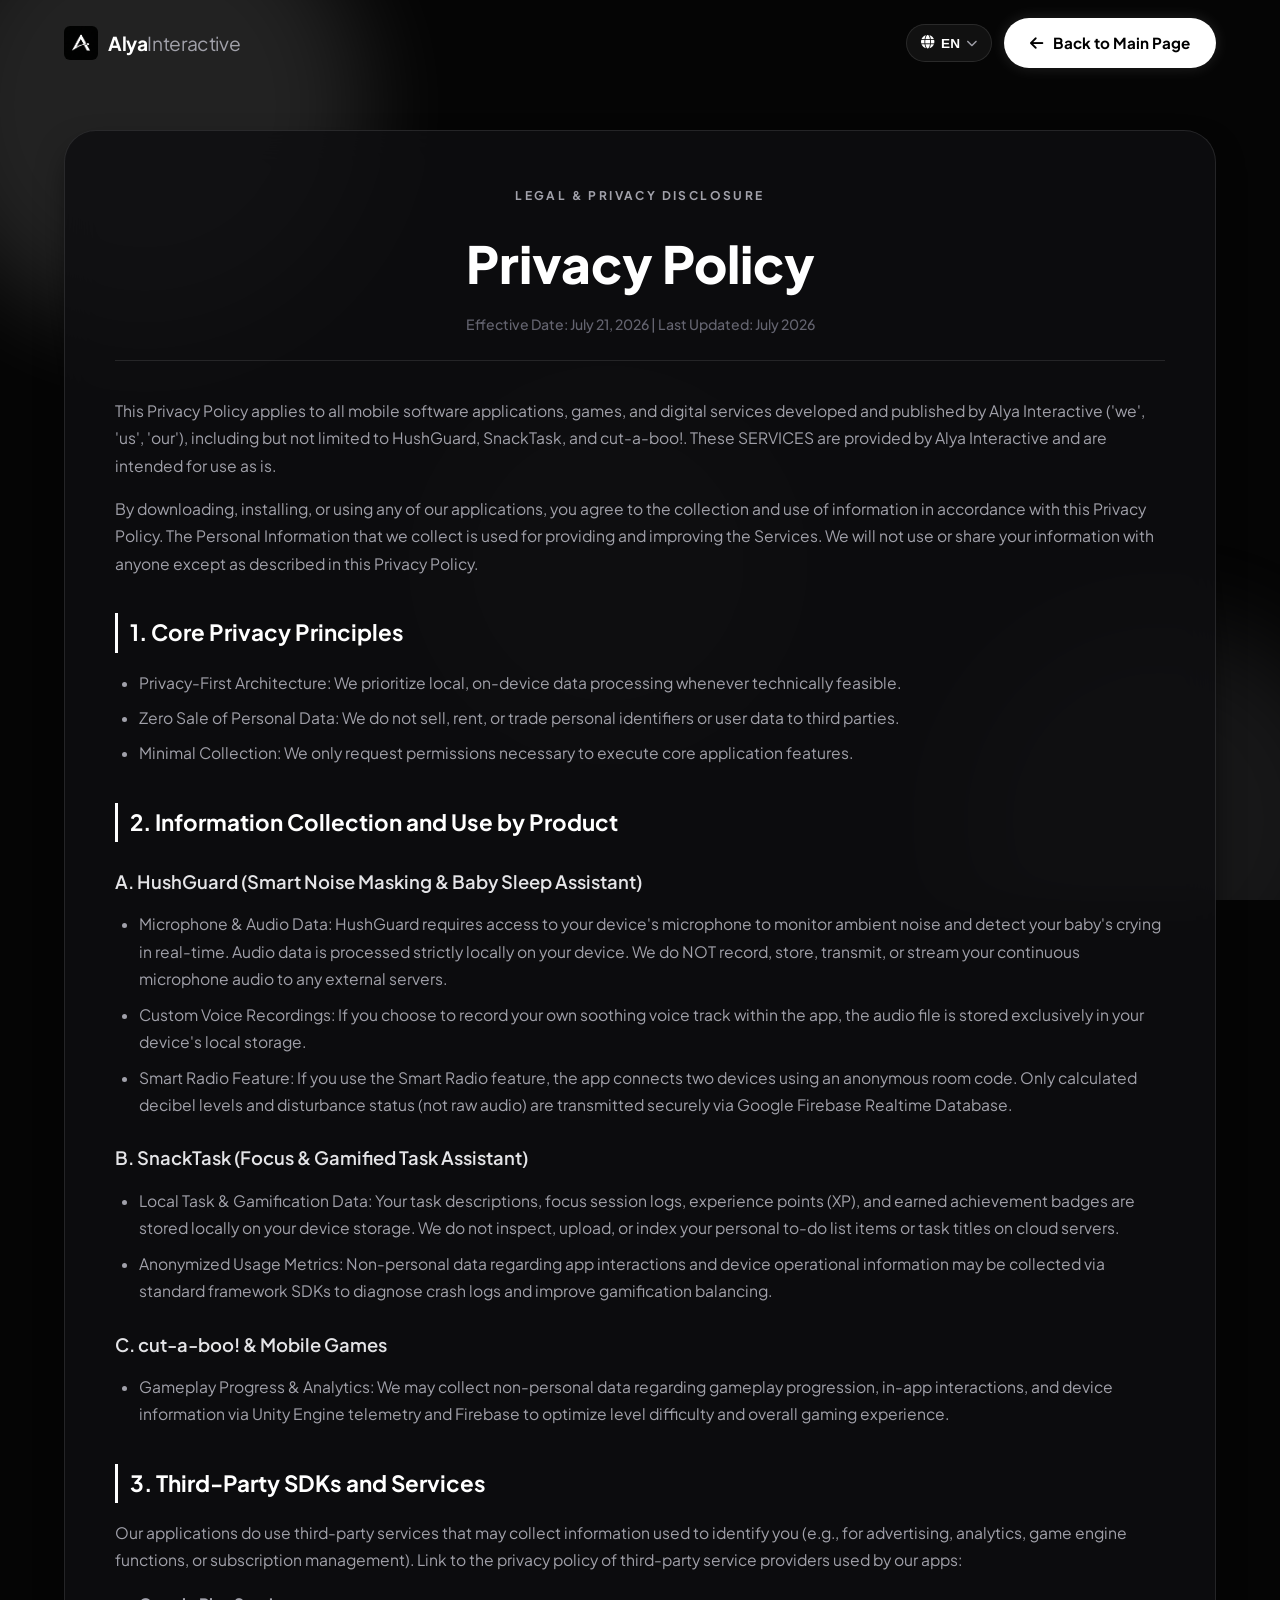
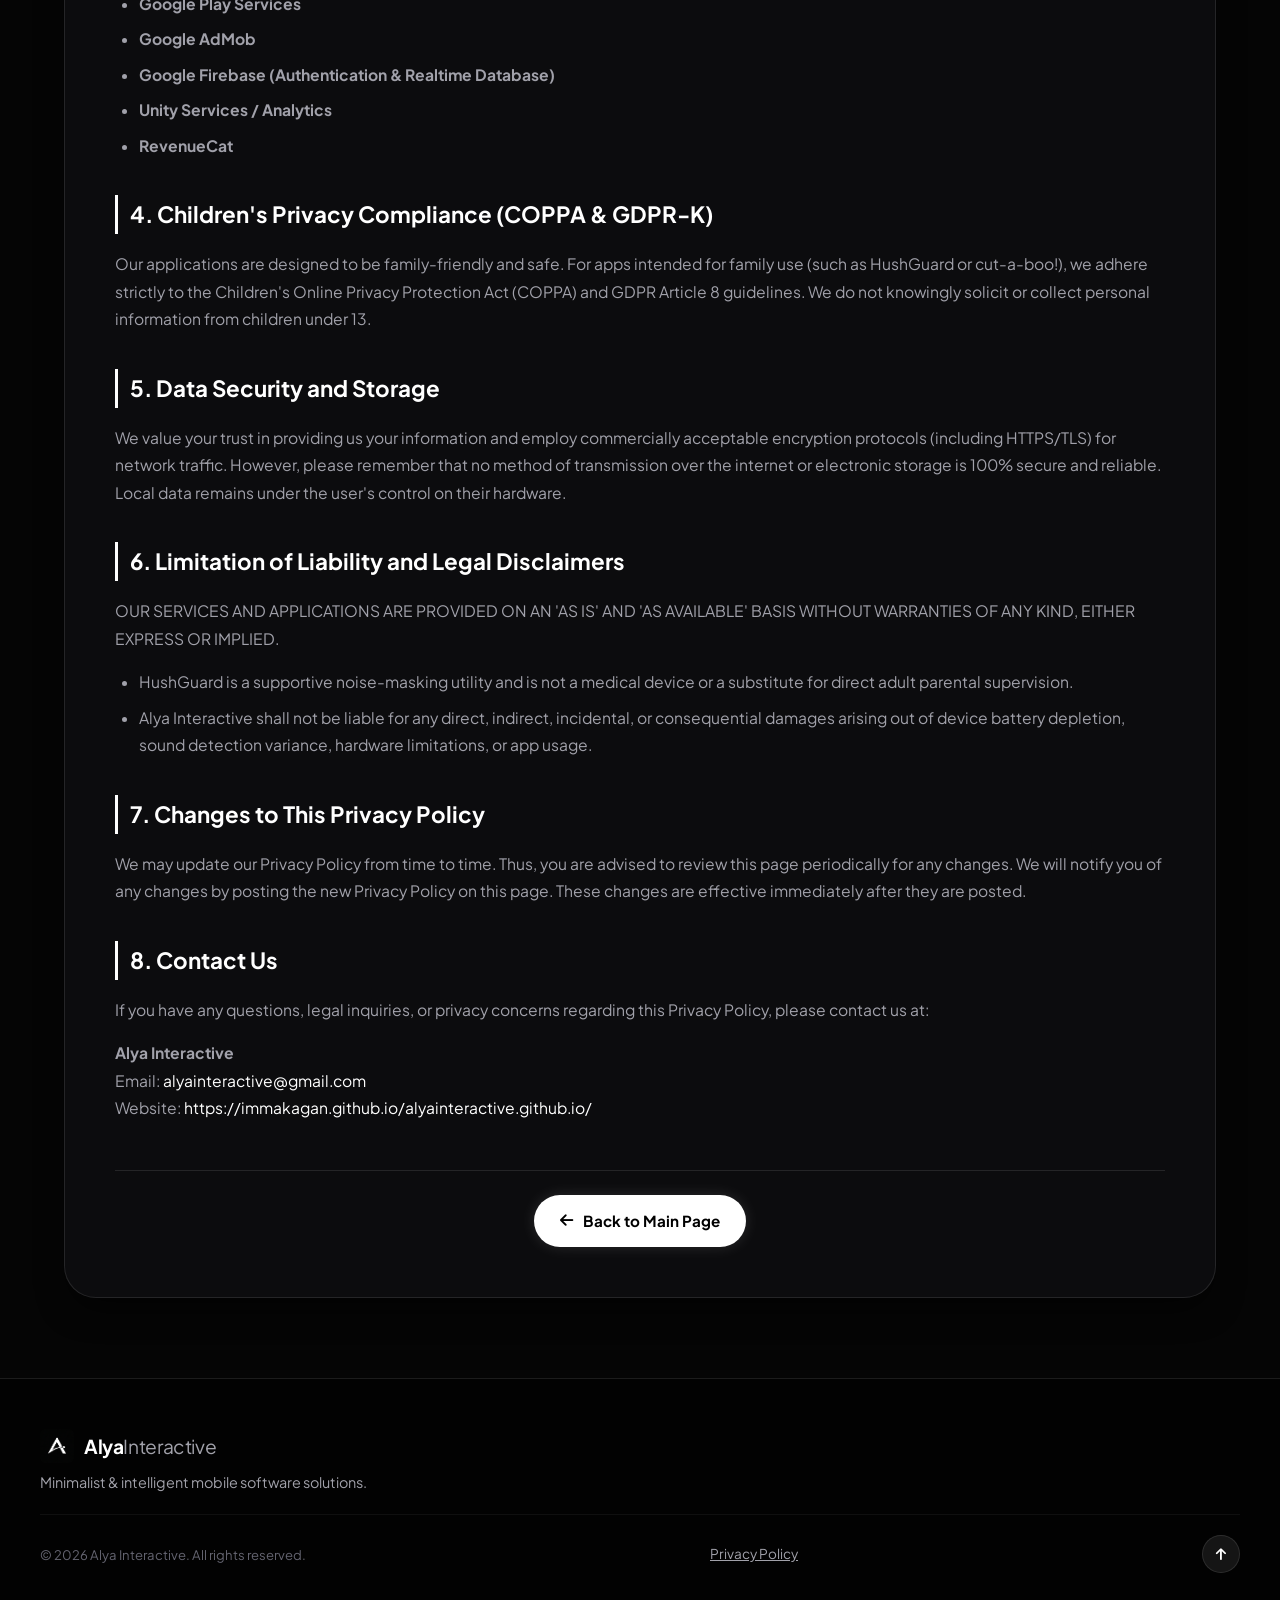
<file: privacy-policy.html>
<!DOCTYPE html>
<html lang="en">
<head>
    <meta charset="UTF-8">
    <meta name="viewport" content="width=device-width, initial-scale=1.0">
    <meta name="description" content="Alya Interactive Official Privacy Policy for HushGuard, SnackTask, cut-a-boo! and all mobile applications.">
    <meta name="keywords" content="Alya Interactive Privacy Policy, HushGuard Privacy, SnackTask Privacy, App Store Privacy Policy, Google Play Privacy Policy">
    <meta name="author" content="Alya Interactive">
    
    <!-- Favicon / Browser Tab Icons -->
    <link rel="icon" type="image/png" sizes="32x32" href="assets/images/favicon-32x32.png">
    <link rel="icon" type="image/png" sizes="16x16" href="assets/images/favicon-16x16.png">
    <link rel="shortcut icon" href="assets/images/favicon.ico">
    <link rel="apple-touch-icon" sizes="180x180" href="assets/images/apple-touch-icon.png">

    <title>Privacy Policy | Alya Interactive</title>
    
    <!-- Google Fonts -->
    <link rel="preconnect" href="https://fonts.googleapis.com">
    <link rel="preconnect" href="https://fonts.gstatic.com" crossorigin>
    <link href="https://fonts.googleapis.com/css2?family=Plus+Jakarta+Sans:wght@300;400;500;600;700;800&display=swap" rel="stylesheet">
    
    <!-- FontAwesome Icons -->
    <link rel="stylesheet" href="https://cdnjs.cloudflare.com/ajax/libs/font-awesome/6.5.1/css/all.min.css">
    
    <!-- Custom CSS -->
    <link rel="stylesheet" href="style.css">
</head>
<body>
    <!-- Background Animated Gradient Orbs -->
    <div class="gradient-bg">
        <div class="orb orb-1"></div>
        <div class="orb orb-2"></div>
        <div class="orb orb-3"></div>
    </div>
    
    <!-- Header / Navbar -->
    <header class="navbar-header scrolled" id="navbar">
        <div class="nav-container">
            <a href="index.html" class="brand-logo" id="brand-logo">
                <img src="assets/images/logo.png" alt="Alya Interactive Logo" class="brand-logo-img">
                <span class="logo-text">Alya<span class="highlight">Interactive</span></span>
            </a>
            
            <div class="nav-actions">
                <!-- 10 Languages i18n Dropdown -->
                <div class="lang-dropdown" id="lang-dropdown">
                    <button class="lang-btn" id="lang-btn" onclick="toggleLangMenu(event)" aria-label="Select Language">
                        <i class="fa-solid fa-globe"></i>
                        <span id="current-lang-code">EN</span>
                        <i class="fa-solid fa-chevron-down lang-chevron"></i>
                    </button>
                    <div class="lang-menu" id="lang-menu">
                        <button class="lang-option" data-lang="en" onclick="setLanguage('en')">🇬🇧 English</button>
                        <button class="lang-option" data-lang="tr" onclick="setLanguage('tr')">🇹🇷 Türkçe</button>
                        <button class="lang-option" data-lang="es" onclick="setLanguage('es')">🇪🇸 Español</button>
                        <button class="lang-option" data-lang="de" onclick="setLanguage('de')">🇩🇪 Deutsch</button>
                        <button class="lang-option" data-lang="fr" onclick="setLanguage('fr')">🇫🇷 Français</button>
                        <button class="lang-option" data-lang="it" onclick="setLanguage('it')">🇮🇹 Italiano</button>
                        <button class="lang-option" data-lang="pt" onclick="setLanguage('pt')">🇵🇹 Português</button>
                        <button class="lang-option" data-lang="ja" onclick="setLanguage('ja')">🇯🇵 日本語</button>
                        <button class="lang-option" data-lang="ko" onclick="setLanguage('ko')">🇰🇷 한국어</button>
                        <button class="lang-option" data-lang="zh" onclick="setLanguage('zh')">🇨🇳 中文</button>
                    </div>
                </div>

                <a href="index.html" class="btn-primary" id="btn-back-home">
                    <i class="fa-solid fa-arrow-left"></i>
                    <span data-i18n="back_to_home">Back to Main Page</span>
                </a>
            </div>
        </div>
    </header>

    <main>
        <!-- Policy Container -->
        <section class="policy-section">
            <div class="policy-card">
                <div class="policy-header">
                    <span class="section-tag" data-i18n="pol_tag">LEGAL & PRIVACY DISCLOSURE</span>
                    <h1 data-i18n="pol_title">Privacy Policy</h1>
                    <p class="policy-meta">Effective Date: July 21, 2026 | Last Updated: July 2026</p>
                </div>

                <div class="policy-content">
                    <p data-i18n="pol_intro_1">
                        This Privacy Policy applies to all mobile software applications, games, and digital services developed and published by Alya Interactive ('we', 'us', 'our'), including but not limited to HushGuard, SnackTask, and cut-a-boo!.
                    </p>
                    <p data-i18n="pol_intro_2">
                        By downloading, installing, or using any of our applications, you agree to the collection and use of information in accordance with this Privacy Policy.
                    </p>

                    <h2 data-i18n="pol_sec1_title">1. Core Privacy Principles</h2>
                    <ul>
                        <li data-i18n="pol_sec1_1">Privacy-First Architecture: We prioritize local, on-device data processing whenever technically feasible.</li>
                        <li data-i18n="pol_sec1_2">Zero Sale of Personal Data: We do not sell, rent, or trade personal identifiers or user data to third parties.</li>
                        <li data-i18n="pol_sec1_3">Minimal Collection: We only request permissions necessary to execute core application features.</li>
                    </ul>

                    <h2 data-i18n="pol_sec2_title">2. Information Collection and Use by Product</h2>

                    <h3 data-i18n="pol_hg_title">A. HushGuard (Smart Noise Masking & Baby Sleep Assistant)</h3>
                    <ul>
                        <li data-i18n="pol_hg_1">Microphone & Audio Processing: HushGuard requires microphone access to monitor real-time ambient noise decibels. All audio analysis is performed strictly locally on your device. We do NOT record, store, transmit, or stream your continuous microphone audio to external servers.</li>
                        <li data-i18n="pol_hg_2">Custom Voice Recordings: If you record a soothing voice track within the app, the audio file is saved exclusively in your device's local storage.</li>
                        <li data-i18n="pol_hg_3">Smart Radio Feature: When using parent-child device pairing, an anonymous room code is generated. Only calculated decibel levels and disturbance status are transmitted via Google Firebase Realtime Database. Raw audio is never transmitted across devices.</li>
                    </ul>

                    <h3 data-i18n="pol_st_title">B. SnackTask (Focus & Gamified Task Assistant)</h3>
                    <ul>
                        <li data-i18n="pol_st_1">Local Task & Gamification Data: Your task descriptions, focus session logs, experience points (XP), and earned achievement badges are stored locally on your device storage. We do not inspect, upload, or index your personal to-do list items or task titles on cloud servers.</li>
                        <li data-i18n="pol_st_2">Anonymized Usage Metrics: Non-identifying operational analytics may be logged via standard framework SDKs to diagnose crash logs and improve gamification balancing.</li>
                    </ul>

                    <h3 data-i18n="pol_cab_title">C. cut-a-boo! & Mobile Games</h3>
                    <ul>
                        <li data-i18n="pol_cab_1">Gameplay Progress & Analytics: Game level progression, item unlocks, and interaction events may be processed via Unity Engine telemetry and Firebase to optimize level difficulty and user experience.</li>
                    </ul>

                    <h2 data-i18n="pol_sec3_title">3. Third-Party SDKs and Services</h2>
                    <p data-i18n="pol_sec3_desc">
                        Our applications may integrate trusted third-party software development kits (SDKs) to enable advertising, analytics, cloud synchronization, or in-app billing:
                    </p>
                    <ul>
                        <li><strong>Google Play Services</strong></li>
                        <li><strong>Google AdMob</strong></li>
                        <li><strong>Google Firebase (Authentication & Realtime Database)</strong></li>
                        <li><strong>Unity Services / Analytics</strong></li>
                        <li><strong>RevenueCat</strong></li>
                    </ul>

                    <h2 data-i18n="pol_sec4_title">4. Children's Privacy Compliance (COPPA & GDPR-K)</h2>
                    <p data-i18n="pol_sec4_desc">
                        Our applications are designed to be family-friendly and safe. For apps intended for family use (such as HushGuard or cut-a-boo!), we adhere strictly to the Children's Online Privacy Protection Act (COPPA) and GDPR Article 8 guidelines. We do not knowingly solicit or collect personal information from children under 13.
                    </p>

                    <h2 data-i18n="pol_sec5_title">5. Data Security and Storage</h2>
                    <p data-i18n="pol_sec5_desc">
                        We employ industry-standard encryption protocols (including HTTPS/TLS) for network traffic. However, please remember that no method of transmission over the internet or electronic storage is 100% secure. Local data remains under the user's control on their hardware.
                    </p>

                    <h2 data-i18n="pol_sec6_title">6. Limitation of Liability and Legal Disclaimers</h2>
                    <p data-i18n="pol_sec6_desc">
                        OUR SERVICES AND APPLICATIONS ARE PROVIDED ON AN 'AS IS' AND 'AS AVAILABLE' BASIS WITHOUT WARRANTIES OF ANY KIND, EITHER EXPRESS OR IMPLIED.
                    </p>
                    <ul>
                        <li data-i18n="pol_sec6_1">HushGuard is a supportive noise-masking utility and is not a medical device or a substitute for adult parental supervision.</li>
                        <li data-i18n="pol_sec6_2">Alya Interactive shall not be liable for any direct, indirect, incidental, or consequential damages arising out of device battery depletion, sound detection variance, hardware limitations, or app usage.</li>
                    </ul>

                    <h2 data-i18n="pol_sec7_title">7. Changes to This Privacy Policy</h2>
                    <p data-i18n="pol_sec7_desc">
                        We may update our Privacy Policy periodically to reflect technological or regulatory updates. Any changes will be posted on this page with a revised effective date. Continued use of our applications constitutes acceptance of the updated policy.
                    </p>

                    <h2 data-i18n="pol_sec8_title">8. Contact Us</h2>
                    <p data-i18n="pol_sec8_desc">
                        If you have any questions, legal inquiries, or privacy concerns regarding this Privacy Policy, please contact us at:
                    </p>
                    <p>
                        <strong>Alya Interactive</strong><br>
                        Email: <a href="mailto:alyainteractive@gmail.com" class="contact-link">alyainteractive@gmail.com</a><br>
                        Website: <a href="https://immakagan.github.io/alyainteractive.github.io/" class="contact-link">https://immakagan.github.io/alyainteractive.github.io/</a>
                    </p>

                    <div class="policy-back-cta">
                        <a href="index.html" class="btn-primary">
                            <i class="fa-solid fa-arrow-left"></i>
                            <span data-i18n="back_to_home">Back to Main Page</span>
                        </a>
                    </div>
                </div>
            </div>
        </section>
    </main>

    <!-- Footer -->
    <footer class="footer">
        <div class="footer-container">
            <div class="footer-brand">
                <div class="brand-logo">
                    <img src="assets/images/logo.png" alt="Alya Interactive Logo" class="brand-logo-img">
                    <span class="logo-text">Alya<span class="highlight">Interactive</span></span>
                </div>
                <p data-i18n="footer_tagline">Minimalist & intelligent mobile software solutions.</p>
            </div>
            
            <div class="footer-bottom">
                <p data-i18n="footer_rights">© 2026 Alya Interactive. All rights reserved.</p>
                <div class="footer-policy-link">
                    <a href="privacy-policy.html" class="contact-link" data-i18n="footer_privacy">Privacy Policy</a>
                </div>
                <button class="back-to-top" id="back-to-top" onclick="window.scrollTo({top: 0, behavior: 'smooth'})" aria-label="Back to Top">
                    <i class="fa-solid fa-arrow-up"></i>
                </button>
            </div>
        </div>
    </footer>

    <!-- Custom i18n & Core JS -->
    <script src="i18n.js"></script>
    <script src="script.js"></script>
</body>
</html>
</file>
<file: style.css>
/* ==========================================================================
   Alya Interactive - Ultra-Performant Minimalist Monochrome Design System
   ========================================================================== */

:root {
    /* Color Palette - Pure Monochrome */
    --bg-dark: #050505;
    --bg-surface: rgba(18, 18, 20, 0.75);
    --bg-surface-hover: rgba(28, 28, 32, 0.9);
    --bg-card: rgba(15, 15, 17, 0.85);
    --border-color: rgba(255, 255, 255, 0.1);
    --border-highlight: rgba(255, 255, 255, 0.28);
    
    --text-primary: #ffffff;
    --text-secondary: #a1a1aa;
    --text-muted: #646470;
    
    /* Monochrome Accents */
    --accent-white: #ffffff;
    --accent-silver: #d4d4d8;
    --accent-gray: #3f3f46;
    
    --gradient-brand: linear-gradient(135deg, #ffffff 0%, #a1a1aa 100%);
    --gradient-text: linear-gradient(135deg, #ffffff 0%, #d4d4d8 60%, #858590 100%);
    
    /* Shadows & Glows */
    --glow-white: 0 0 25px rgba(255, 255, 255, 0.12);
    --shadow-card: 0 15px 35px -10px rgba(0, 0, 0, 0.8);
    
    /* Layout & Spacing */
    --radius-sm: 8px;
    --radius-md: 16px;
    --radius-lg: 24px;
    --radius-xl: 32px;
    --transition: all 0.25s cubic-bezier(0.16, 1, 0.3, 1);
}

/* Reset & Base Styles */
* {
    margin: 0;
    padding: 0;
    box-sizing: border-box;
}

html {
    scroll-behavior: smooth;
    font-size: 16px;
    -webkit-text-size-adjust: 100%;
}

body {
    font-family: 'Plus Jakarta Sans', -apple-system, BlinkMacSystemFont, 'Segoe UI', Roboto, sans-serif;
    background-color: var(--bg-dark);
    color: var(--text-primary);
    line-height: 1.6;
    overflow-x: hidden;
    position: relative;
    min-height: 100vh;
    -webkit-font-smoothing: antialiased;
    -moz-osx-font-smoothing: grayscale;
}

/* Hardware Acceleration Helpers */
.gpu-accel {
    transform: translateZ(0);
    backface-visibility: hidden;
    perspective: 1000px;
}

/* Scrollbar Customization */
::-webkit-scrollbar {
    width: 6px;
}
::-webkit-scrollbar-track {
    background: var(--bg-dark);
}
::-webkit-scrollbar-thumb {
    background: rgba(255, 255, 255, 0.2);
    border-radius: 3px;
}
::-webkit-scrollbar-thumb:hover {
    background: rgba(255, 255, 255, 0.4);
}

/* Background Ambient Orbs (Hardware-Accelerated & Performance Optimized) */
.gradient-bg {
    position: fixed;
    top: 0;
    left: 0;
    width: 100vw;
    height: 100vh;
    z-index: -1;
    overflow: hidden;
    pointer-events: none;
    transform: translateZ(0);
}

.orb {
    position: absolute;
    border-radius: 50%;
    filter: blur(50px);
    opacity: 0.12;
    will-change: transform;
    transform: translate3d(0, 0, 0);
    backface-visibility: hidden;
    animation: floatOrb 22s infinite alternate ease-in-out;
}

.orb-1 {
    width: 450px;
    height: 450px;
    background: #ffffff;
    top: -120px;
    left: -80px;
}

.orb-2 {
    width: 400px;
    height: 400px;
    background: #a1a1aa;
    bottom: -120px;
    right: -80px;
    animation-delay: -8s;
}

.orb-3 {
    width: 320px;
    height: 320px;
    background: #ffffff;
    top: 45%;
    left: 35%;
    opacity: 0.06;
    animation-delay: -15s;
}

@keyframes floatOrb {
    0% { transform: translate3d(0, 0, 0) scale(1); }
    50% { transform: translate3d(40px, 45px, 0) scale(1.05); }
    100% { transform: translate3d(-25px, -30px, 0) scale(0.95); }
}

/* Typography Helpers */
.gradient-text {
    background: var(--gradient-text);
    -webkit-background-clip: text;
    -webkit-text-fill-color: transparent;
    display: inline-block;
}

/* Navbar */
.navbar-header {
    position: fixed;
    top: 0;
    left: 0;
    width: 100%;
    z-index: 1000;
    transition: var(--transition);
    padding: 18px 0;
    transform: translateZ(0);
}

.navbar-header.scrolled {
    background: rgba(5, 5, 5, 0.92);
    backdrop-filter: blur(16px);
    -webkit-backdrop-filter: blur(16px);
    border-bottom: 1px solid var(--border-color);
    padding: 12px 0;
}

.nav-container {
    max-width: 1200px;
    margin: 0 auto;
    padding: 0 24px;
    display: flex;
    align-items: center;
    justify-content: space-between;
}

.brand-logo {
    display: flex;
    align-items: center;
    gap: 10px;
    text-decoration: none;
    color: var(--text-primary);
    font-weight: 700;
    font-size: 1.2rem;
    letter-spacing: -0.02em;
}

.brand-logo-img {
    height: 34px;
    width: auto;
    object-fit: contain;
    border-radius: 6px;
    filter: invert(1) brightness(1.2);
    mix-blend-mode: screen;
}

.logo-text .highlight {
    color: var(--text-secondary);
    font-weight: 400;
}

.nav-menu {
    display: flex;
    align-items: center;
    gap: 32px;
    background: rgba(255, 255, 255, 0.03);
    padding: 8px 24px;
    border-radius: 40px;
    border: 1px solid var(--border-color);
    backdrop-filter: blur(10px);
    -webkit-backdrop-filter: blur(10px);
}

.nav-link {
    color: var(--text-secondary);
    text-decoration: none;
    font-size: 0.95rem;
    font-weight: 500;
    transition: var(--transition);
    position: relative;
}

.nav-link:hover, .nav-link.active {
    color: var(--text-primary);
}

.nav-link.active::after {
    content: '';
    position: absolute;
    bottom: -6px;
    left: 0;
    width: 100%;
    height: 2px;
    background: #ffffff;
    border-radius: 2px;
}

.nav-actions {
    display: flex;
    align-items: center;
    gap: 12px;
}

/* Language Dropdown Selector */
.lang-dropdown {
    position: relative;
}

.lang-btn {
    display: inline-flex;
    align-items: center;
    gap: 6px;
    background: rgba(255, 255, 255, 0.05);
    color: var(--text-primary);
    padding: 8px 14px;
    border-radius: 30px;
    font-size: 0.85rem;
    font-weight: 600;
    border: 1px solid var(--border-color);
    cursor: pointer;
    transition: var(--transition);
    min-height: 38px;
}

.lang-btn:hover {
    background: rgba(255, 255, 255, 0.12);
    border-color: rgba(255, 255, 255, 0.3);
}

.lang-chevron {
    font-size: 0.7rem;
    color: var(--text-secondary);
    transition: transform 0.2s ease;
}

.lang-menu {
    position: absolute;
    top: calc(100% + 8px);
    right: 0;
    background: #0d0d10;
    border: 1px solid var(--border-highlight);
    border-radius: var(--radius-md);
    padding: 6px;
    display: flex;
    flex-direction: column;
    gap: 4px;
    min-width: 150px;
    max-height: 280px;
    overflow-y: auto;
    box-shadow: var(--shadow-card), var(--glow-white);
    opacity: 0;
    pointer-events: none;
    transform: translateY(-8px);
    transition: var(--transition);
    z-index: 1100;
}

.lang-dropdown.active .lang-menu {
    opacity: 1;
    pointer-events: auto;
    transform: translateY(0);
}

.lang-dropdown.active .lang-chevron {
    transform: rotate(180deg);
}

.lang-option {
    background: transparent;
    border: none;
    color: var(--text-secondary);
    padding: 8px 12px;
    border-radius: 8px;
    text-align: left;
    font-size: 0.85rem;
    font-weight: 500;
    cursor: pointer;
    transition: var(--transition);
}

.lang-option:hover, .lang-option.active {
    background: rgba(255, 255, 255, 0.1);
    color: #ffffff;
}

.btn-github-nav {
    display: inline-flex;
    align-items: center;
    gap: 8px;
    background: rgba(255, 255, 255, 0.05);
    color: var(--text-primary);
    padding: 8px 16px;
    border-radius: 30px;
    font-size: 0.85rem;
    font-weight: 600;
    text-decoration: none;
    border: 1px solid var(--border-color);
    transition: var(--transition);
    min-height: 38px;
}

.btn-github-nav:hover {
    background: rgba(255, 255, 255, 0.15);
    border-color: rgba(255, 255, 255, 0.4);
    transform: translateY(-2px);
}

.mobile-toggle {
    display: none;
    background: rgba(255, 255, 255, 0.05);
    border: 1px solid var(--border-color);
    color: var(--text-primary);
    width: 40px;
    height: 40px;
    border-radius: 10px;
    font-size: 1.2rem;
    cursor: pointer;
    transition: var(--transition);
}

/* High-Contrast Buttons */
.btn-primary {
    display: inline-flex;
    align-items: center;
    gap: 10px;
    background: #ffffff;
    color: #000000;
    padding: 13px 26px;
    border-radius: 30px;
    font-size: 0.95rem;
    font-weight: 700;
    text-decoration: none;
    border: none;
    cursor: pointer;
    box-shadow: 0 0 15px rgba(255, 255, 255, 0.12);
    transition: var(--transition);
    transform: translateZ(0);
}

.btn-primary:hover {
    transform: translateY(-2px);
    background: #e4e4e7;
    box-shadow: 0 8px 25px rgba(255, 255, 255, 0.22);
}

.btn-secondary {
    display: inline-flex;
    align-items: center;
    gap: 10px;
    background: rgba(255, 255, 255, 0.04);
    color: var(--text-primary);
    padding: 13px 26px;
    border-radius: 30px;
    font-size: 0.95rem;
    font-weight: 600;
    text-decoration: none;
    border: 1px solid var(--border-color);
    backdrop-filter: blur(8px);
    -webkit-backdrop-filter: blur(8px);
    transition: var(--transition);
    transform: translateZ(0);
}

.btn-secondary:hover {
    background: rgba(255, 255, 255, 0.1);
    border-color: rgba(255, 255, 255, 0.3);
    transform: translateY(-2px);
}

.btn-block {
    width: 100%;
    justify-content: center;
}

/* Sections Base */
section {
    padding: 120px 24px 60px;
    max-width: 1200px;
    margin: 0 auto;
}

.section-header {
    text-align: center;
    max-width: 700px;
    margin: 0 auto 50px;
}

.section-tag {
    display: inline-block;
    font-size: 0.75rem;
    font-weight: 700;
    letter-spacing: 0.2em;
    color: var(--text-secondary);
    margin-bottom: 12px;
    text-transform: uppercase;
}

.section-title {
    font-size: clamp(2rem, 4.5vw, 2.5rem);
    font-weight: 800;
    letter-spacing: -0.03em;
    margin-bottom: 14px;
    line-height: 1.2;
}

.section-description {
    color: var(--text-secondary);
    font-size: clamp(0.95rem, 2.5vw, 1.1rem);
}

/* Hero Section */
.hero-section {
    min-height: 82vh;
    display: flex;
    align-items: center;
    justify-content: center;
    text-align: center;
    padding-top: 150px;
}

.hero-content {
    max-width: 850px;
    width: 100%;
}

.badge-pill {
    display: inline-flex;
    align-items: center;
    gap: 8px;
    background: rgba(255, 255, 255, 0.05);
    border: 1px solid rgba(255, 255, 255, 0.14);
    padding: 6px 16px;
    border-radius: 20px;
    font-size: 0.82rem;
    font-weight: 600;
    color: #e4e4e7;
    margin-bottom: 22px;
}

.badge-dot {
    width: 8px;
    height: 8px;
    background: #ffffff;
    border-radius: 50%;
    box-shadow: 0 0 10px rgba(255, 255, 255, 0.9);
    animation: pulseDot 2s infinite ease-in-out;
}

@keyframes pulseDot {
    0% {
        transform: scale(0.9);
        opacity: 0.35;
        box-shadow: 0 0 4px rgba(255, 255, 255, 0.3);
    }
    50% {
        transform: scale(1.35);
        opacity: 1;
        box-shadow: 0 0 14px rgba(255, 255, 255, 1);
    }
    100% {
        transform: scale(0.9);
        opacity: 0.35;
        box-shadow: 0 0 4px rgba(255, 255, 255, 0.3);
    }
}

.hero-title {
    font-size: clamp(2.2rem, 5.5vw, 3.5rem);
    font-weight: 800;
    line-height: 1.18;
    letter-spacing: -0.03em;
    margin-bottom: 22px;
}

.hero-subtitle {
    font-size: clamp(1rem, 2.5vw, 1.2rem);
    color: var(--text-secondary);
    margin-bottom: 36px;
    font-weight: 400;
    max-width: 750px;
    margin-left: auto;
    margin-right: auto;
}

.hero-cta-group {
    display: flex;
    align-items: center;
    justify-content: center;
    gap: 16px;
    margin-bottom: 50px;
    flex-wrap: wrap;
}

.hero-stats {
    display: flex;
    align-items: center;
    justify-content: center;
    gap: 36px;
    background: var(--bg-surface);
    border: 1px solid var(--border-color);
    padding: 20px 36px;
    border-radius: var(--radius-xl);
    backdrop-filter: blur(12px);
    -webkit-backdrop-filter: blur(12px);
    width: fit-content;
    margin: 0 auto;
}

.stat-item {
    display: flex;
    flex-direction: column;
    align-items: center;
}

.stat-number {
    font-size: 1.6rem;
    font-weight: 800;
    color: var(--text-primary);
}

.stat-label {
    font-size: 0.8rem;
    color: var(--text-secondary);
}

.stat-divider {
    width: 1px;
    height: 36px;
    background: var(--border-color);
}

/* App Showcase Grid */
.apps-grid {
    display: grid;
    grid-template-columns: repeat(auto-fit, minmax(320px, 1fr));
    gap: 28px;
    margin-bottom: 36px;
}

.app-card {
    background: var(--bg-card);
    border: 1px solid var(--border-color);
    border-radius: var(--radius-lg);
    overflow: hidden;
    backdrop-filter: blur(12px);
    -webkit-backdrop-filter: blur(12px);
    transition: var(--transition);
    display: flex;
    flex-direction: column;
    transform: translateZ(0);
}

.app-card:hover {
    transform: translateY(-6px);
    border-color: var(--border-highlight);
    box-shadow: var(--shadow-card), var(--glow-white);
}

.app-card-image {
    position: relative;
    width: 100%;
    height: 270px;
    background: #000000;
    overflow: hidden;
}

.app-card-image img {
    width: 100%;
    height: 100%;
    object-fit: cover;
    object-position: top center;
    transition: transform 0.4s ease;
}

.app-card:hover .app-card-image img {
    transform: scale(1.03);
}

.app-badge {
    position: absolute;
    top: 14px;
    right: 14px;
    background: rgba(0, 0, 0, 0.82);
    border: 1px solid rgba(255, 255, 255, 0.2);
    backdrop-filter: blur(6px);
    -webkit-backdrop-filter: blur(6px);
    color: #ffffff;
    font-size: 0.72rem;
    font-weight: 700;
    padding: 5px 12px;
    border-radius: 20px;
    text-transform: uppercase;
    letter-spacing: 0.05em;
}

.app-badge.accent-green {
    background: rgba(0, 0, 0, 0.82);
    border-color: rgba(255, 255, 255, 0.3);
}

.app-card-body {
    padding: 24px;
    display: flex;
    flex-direction: column;
    flex: 1;
}

.app-title-row {
    display: flex;
    align-items: center;
    justify-content: space-between;
    margin-bottom: 8px;
}

.app-title-flex {
    display: flex;
    align-items: center;
    gap: 10px;
}

.app-mini-icon {
    width: 28px;
    height: 28px;
    border-radius: 7px;
    object-fit: cover;
    border: 1px solid var(--border-color);
}

.app-title {
    font-size: 1.5rem;
    font-weight: 700;
}

.app-version {
    font-size: 0.78rem;
    background: rgba(255, 255, 255, 0.06);
    border: 1px solid var(--border-color);
    padding: 3px 9px;
    border-radius: 12px;
    color: var(--text-secondary);
}

.app-tagline {
    color: var(--accent-silver);
    font-size: 0.92rem;
    font-weight: 600;
    margin-bottom: 10px;
}

.app-summary {
    color: var(--text-secondary);
    font-size: 0.92rem;
    margin-bottom: 18px;
    flex: 1;
}

.app-features-chips {
    display: flex;
    flex-wrap: wrap;
    gap: 8px;
    margin-bottom: 20px;
}

.app-features-chips span {
    background: rgba(255, 255, 255, 0.04);
    border: 1px solid var(--border-color);
    padding: 5px 10px;
    border-radius: 8px;
    font-size: 0.78rem;
    color: var(--text-secondary);
    display: flex;
    align-items: center;
    gap: 5px;
}

.app-card-actions {
    margin-top: auto;
}

.btn-card-details {
    width: 100%;
    display: flex;
    align-items: center;
    justify-content: space-between;
    background: rgba(255, 255, 255, 0.05);
    border: 1px solid var(--border-color);
    color: var(--text-primary);
    padding: 12px 18px;
    border-radius: var(--radius-md);
    font-weight: 600;
    cursor: pointer;
    transition: var(--transition);
    min-height: 44px;
}

.btn-card-details:hover {
    background: #ffffff;
    border-color: #ffffff;
    color: #000000;
}

.view-all-apps-wrapper {
    display: flex;
    justify-content: center;
    margin: 20px 0 45px;
}

.btn-all-apps {
    gap: 12px;
}

/* Directory Page Controls */
.directory-controls {
    display: flex;
    align-items: center;
    justify-content: space-between;
    gap: 16px;
    margin-bottom: 36px;
    flex-wrap: wrap;
}

.search-box {
    position: relative;
    flex: 1;
    min-width: 260px;
}

.search-box i {
    position: absolute;
    left: 18px;
    top: 50%;
    transform: translateY(-50%);
    color: var(--text-muted);
    font-size: 0.95rem;
}

.search-box input {
    width: 100%;
    background: rgba(18, 18, 20, 0.8);
    border: 1px solid var(--border-color);
    border-radius: 30px;
    padding: 12px 18px 12px 46px;
    color: var(--text-primary);
    font-size: 0.92rem;
    outline: none;
    transition: var(--transition);
}

.search-box input:focus {
    border-color: #ffffff;
    box-shadow: var(--glow-white);
}

.filter-pills {
    display: flex;
    align-items: center;
    gap: 8px;
    flex-wrap: wrap;
}

.filter-pill {
    background: rgba(255, 255, 255, 0.05);
    border: 1px solid var(--border-color);
    color: var(--text-secondary);
    padding: 8px 18px;
    border-radius: 30px;
    font-size: 0.82rem;
    font-weight: 600;
    cursor: pointer;
    transition: var(--transition);
    min-height: 38px;
}

.filter-pill:hover, .filter-pill.active {
    background: #ffffff;
    color: #000000;
    border-color: #ffffff;
}

.back-home-bottom {
    display: flex;
    justify-content: center;
    margin-top: 50px;
}

/* Future Lab Banner */
.future-lab-banner {
    display: flex;
    align-items: center;
    gap: 20px;
    background: rgba(18, 18, 20, 0.8);
    border: 1px dashed rgba(255, 255, 255, 0.25);
    padding: 24px 30px;
    border-radius: var(--radius-lg);
    backdrop-filter: blur(12px);
    -webkit-backdrop-filter: blur(12px);
}

.lab-icon {
    width: 48px;
    height: 48px;
    background: rgba(255, 255, 255, 0.08);
    color: #ffffff;
    border-radius: 14px;
    display: flex;
    align-items: center;
    justify-content: center;
    font-size: 1.3rem;
    flex-shrink: 0;
    border: 1px solid var(--border-color);
}

.lab-text {
    flex: 1;
}

.lab-text h3 {
    font-size: 1.15rem;
    margin-bottom: 4px;
}

.lab-text p {
    color: var(--text-secondary);
    font-size: 0.9rem;
}

.lab-badge {
    background: rgba(255, 255, 255, 0.1);
    border: 1px solid var(--border-color);
    color: #ffffff;
    padding: 5px 12px;
    border-radius: 20px;
    font-size: 0.8rem;
    font-weight: 700;
}

/* Philosophy Section Grid */
.pillars-grid {
    display: grid;
    grid-template-columns: repeat(auto-fit, minmax(220px, 1fr));
    gap: 20px;
}

.pillar-card {
    background: var(--bg-surface);
    border: 1px solid var(--border-color);
    padding: 28px 22px;
    border-radius: var(--radius-lg);
    backdrop-filter: blur(12px);
    -webkit-backdrop-filter: blur(12px);
    transition: var(--transition);
}

.pillar-card:hover {
    transform: translateY(-4px);
    border-color: rgba(255, 255, 255, 0.28);
    background: var(--bg-surface-hover);
}

.pillar-icon {
    width: 44px;
    height: 44px;
    background: rgba(255, 255, 255, 0.08);
    border-radius: 12px;
    display: flex;
    align-items: center;
    justify-content: center;
    color: #ffffff;
    font-size: 1.2rem;
    margin-bottom: 18px;
    border: 1px solid var(--border-color);
}

.pillar-card h3 {
    font-size: 1.15rem;
    margin-bottom: 10px;
}

.pillar-card p {
    color: var(--text-secondary);
    font-size: 0.9rem;
}

/* Contact Section */
.contact-card {
    background: var(--bg-card);
    border: 1px solid var(--border-color);
    border-radius: var(--radius-xl);
    padding: 40px;
    display: grid;
    grid-template-columns: 1fr 1fr;
    gap: 40px;
    backdrop-filter: blur(16px);
    -webkit-backdrop-filter: blur(16px);
}

.contact-info h2 {
    font-size: clamp(1.7rem, 4vw, 2.2rem);
    font-weight: 800;
    margin-top: 8px;
    margin-bottom: 14px;
    line-height: 1.25;
}

.contact-info p {
    color: var(--text-secondary);
    margin-bottom: 28px;
    font-size: 0.95rem;
}

.contact-details {
    display: flex;
    flex-direction: column;
    gap: 18px;
}

.contact-item {
    display: flex;
    align-items: center;
    gap: 14px;
}

.contact-item i {
    width: 40px;
    height: 40px;
    background: rgba(255, 255, 255, 0.08);
    color: #ffffff;
    border-radius: 10px;
    display: flex;
    align-items: center;
    justify-content: center;
    font-size: 1.1rem;
    border: 1px solid var(--border-color);
}

.contact-item strong {
    display: block;
    font-size: 0.85rem;
    color: var(--text-muted);
}

.contact-item span {
    font-size: 0.95rem;
    color: var(--text-primary);
    font-weight: 500;
}

.contact-link {
    color: var(--text-primary);
    text-decoration: none;
    transition: var(--transition);
}

.contact-link:hover {
    color: var(--text-secondary);
    text-decoration: underline;
}

/* Form Styles */
.contact-form {
    display: flex;
    flex-direction: column;
    gap: 16px;
}

.form-group {
    display: flex;
    flex-direction: column;
    gap: 6px;
}

.form-group label {
    font-size: 0.85rem;
    font-weight: 600;
    color: var(--text-secondary);
}

.form-group input, .form-group textarea {
    background: rgba(0, 0, 0, 0.6);
    border: 1px solid var(--border-color);
    border-radius: var(--radius-md);
    padding: 12px 16px;
    color: var(--text-primary);
    font-family: inherit;
    font-size: 0.92rem;
    outline: none;
    transition: var(--transition);
}

.form-group input:focus, .form-group textarea:focus {
    border-color: #ffffff;
    box-shadow: 0 0 12px rgba(255, 255, 255, 0.15);
}

.form-status {
    font-size: 0.85rem;
    text-align: center;
    margin-top: 6px;
}

.form-status.success {
    color: #ffffff;
}

/* Footer */
.footer {
    border-top: 1px solid var(--border-color);
    padding: 50px 24px 28px;
    background: #020202;
}

.footer-container {
    max-width: 1200px;
    margin: 0 auto;
}

.footer-brand {
    margin-bottom: 20px;
}

.footer-brand p {
    color: var(--text-secondary);
    margin-top: 8px;
    font-size: 0.9rem;
}

.footer-links {
    display: flex;
    gap: 20px;
    margin-bottom: 36px;
}

.footer-links a {
    color: var(--text-secondary);
    text-decoration: none;
    font-size: 0.9rem;
    transition: var(--transition);
}

.footer-links a:hover {
    color: var(--text-primary);
}

.footer-bottom {
    display: flex;
    align-items: center;
    justify-content: space-between;
    padding-top: 20px;
    border-top: 1px solid rgba(255, 255, 255, 0.05);
    color: var(--text-muted);
    font-size: 0.82rem;
}

.back-to-top {
    background: rgba(255, 255, 255, 0.08);
    border: 1px solid var(--border-color);
    color: var(--text-primary);
    width: 38px;
    height: 38px;
    border-radius: 50%;
    cursor: pointer;
    transition: var(--transition);
}

.back-to-top:hover {
    background: #ffffff;
    color: #000000;
}

/* Modal Popup */
.modal-backdrop {
    position: fixed;
    top: 0;
    left: 0;
    width: 100vw;
    height: 100vh;
    background: rgba(0, 0, 0, 0.85);
    backdrop-filter: blur(12px);
    -webkit-backdrop-filter: blur(12px);
    z-index: 2000;
    display: flex;
    align-items: center;
    justify-content: center;
    opacity: 0;
    pointer-events: none;
    transition: opacity 0.25s ease;
    padding: 16px;
}

.modal-backdrop.active {
    opacity: 1;
    pointer-events: auto;
}

.modal-content {
    background: #0d0d10;
    border: 1px solid var(--border-highlight);
    border-radius: var(--radius-xl);
    max-width: 620px;
    width: 100%;
    max-height: 90vh;
    overflow-y: auto;
    padding: 32px;
    position: relative;
    box-shadow: var(--shadow-card), var(--glow-white);
    transform: scale(0.92);
    transition: transform 0.25s ease;
}

.modal-backdrop.active .modal-content {
    transform: scale(1);
}

.modal-close {
    position: absolute;
    top: 16px;
    right: 16px;
    background: rgba(255, 255, 255, 0.08);
    border: 1px solid var(--border-color);
    color: var(--text-primary);
    width: 34px;
    height: 34px;
    border-radius: 50%;
    cursor: pointer;
    font-size: 1rem;
    transition: var(--transition);
    z-index: 10;
}

.modal-close:hover {
    background: #ffffff;
    color: #000000;
}

.modal-header {
    display: flex;
    align-items: center;
    gap: 16px;
    margin-bottom: 20px;
}

.modal-img {
    width: 72px;
    height: 72px;
    border-radius: 16px;
    object-fit: cover;
    border: 1px solid var(--border-color);
}

.modal-tag {
    font-size: 0.75rem;
    color: var(--text-secondary);
    font-weight: 700;
    text-transform: uppercase;
}

.modal-header h2 {
    font-size: 1.6rem;
    font-weight: 800;
}

.modal-sub {
    color: var(--text-secondary);
    font-size: 0.88rem;
}

.modal-body-text h4 {
    font-size: 1.05rem;
    margin-bottom: 12px;
}

.modal-body-text ul {
    list-style: none;
    margin-bottom: 24px;
}

.modal-body-text li {
    color: var(--text-secondary);
    margin-bottom: 8px;
    font-size: 0.9rem;
    display: flex;
    align-items: flex-start;
    gap: 8px;
}

.modal-body-text li i {
    color: #ffffff;
    margin-top: 3px;
}

.modal-store-buttons {
    display: flex;
    gap: 10px;
    flex-wrap: wrap;
}

.btn-store {
    display: inline-flex;
    align-items: center;
    gap: 8px;
    background: rgba(255, 255, 255, 0.08);
    border: 1px solid var(--border-color);
    color: var(--text-primary);
    padding: 11px 18px;
    border-radius: 12px;
    text-decoration: none;
    font-size: 0.88rem;
    font-weight: 600;
    transition: var(--transition);
    min-height: 42px;
}

.btn-store.active-store {
    background: #ffffff;
    color: #000000;
    box-shadow: 0 0 15px rgba(255, 255, 255, 0.2);
}

.btn-store.active-store:hover {
    background: #e4e4e7;
    transform: translateY(-2px);
}

.btn-store.disabled {
    opacity: 0.55;
    cursor: pointer;
}

/* Privacy Policy Page Styles */
.policy-section {
    padding-top: 130px;
    padding-bottom: 80px;
}

.policy-card {
    background: var(--bg-card);
    border: 1px solid var(--border-color);
    border-radius: var(--radius-xl);
    padding: 50px;
    backdrop-filter: blur(16px);
    -webkit-backdrop-filter: blur(16px);
    box-shadow: var(--shadow-card);
}

.policy-header {
    text-align: center;
    border-bottom: 1px solid var(--border-color);
    padding-bottom: 24px;
    margin-bottom: 36px;
}

.policy-header h1 {
    font-size: clamp(2.2rem, 5vw, 3.2rem);
    font-weight: 800;
    margin-top: 6px;
    margin-bottom: 8px;
}

.policy-meta {
    color: var(--text-muted);
    font-size: 0.88rem;
    font-weight: 500;
}

.policy-content {
    color: var(--text-secondary);
    font-size: 0.98rem;
    line-height: 1.75;
}

.policy-content h2 {
    color: var(--text-primary);
    font-size: 1.4rem;
    font-weight: 700;
    margin-top: 36px;
    margin-bottom: 16px;
    border-left: 3px solid #ffffff;
    padding-left: 12px;
}

.policy-content h3 {
    color: #e4e4e7;
    font-size: 1.15rem;
    font-weight: 600;
    margin-top: 24px;
    margin-bottom: 12px;
}

.policy-content p {
    margin-bottom: 16px;
}

.policy-content ul {
    margin-bottom: 20px;
    padding-left: 24px;
}

.policy-content li {
    margin-bottom: 8px;
}

.policy-back-cta {
    display: flex;
    justify-content: center;
    margin-top: 48px;
    padding-top: 24px;
    border-top: 1px solid var(--border-color);
}

.footer-policy-link a {
    color: var(--text-secondary);
    text-decoration: underline;
    font-size: 0.85rem;
}

.footer-policy-link a:hover {
    color: #ffffff;
}

/* ==========================================================================
   Comprehensive Mobile Responsiveness (Phones & Tablets)
   ========================================================================== */

@media (max-width: 900px) {
    section {
        padding: 90px 20px 40px;
    }

    .contact-card {
        grid-template-columns: 1fr;
        padding: 28px 20px;
        gap: 32px;
    }
    
    .future-lab-banner {
        flex-direction: column;
        text-align: center;
    }
}

@media (max-width: 768px) {
    /* Performance: Disable heavy blur filters on mobile GPUs */
    .orb {
        filter: blur(30px);
        opacity: 0.08;
    }

    .nav-container {
        padding: 0 16px;
    }

    .nav-menu {
        position: fixed;
        top: 70px;
        left: 0;
        width: 100%;
        background: rgba(8, 8, 10, 0.98);
        backdrop-filter: blur(20px);
        -webkit-backdrop-filter: blur(20px);
        flex-direction: column;
        padding: 20px 24px;
        border-radius: 0;
        border-bottom: 1px solid var(--border-color);
        display: none;
        gap: 20px;
    }
    
    .nav-menu.active {
        display: flex;
    }

    .mobile-toggle {
        display: flex;
        align-items: center;
        justify-content: center;
    }

    .btn-github-nav span {
        display: none;
    }
    
    .hero-section {
        min-height: 75vh;
        padding-top: 130px;
    }

    .hero-cta-group {
        flex-direction: column;
        width: 100%;
        gap: 12px;
    }

    .hero-cta-group .btn-primary,
    .hero-cta-group .btn-secondary {
        width: 100%;
        max-width: 100%;
        justify-content: center;
    }

    .hero-stats {
        flex-direction: column;
        gap: 16px;
        width: 100%;
        padding: 18px 20px;
    }
    
    .stat-divider {
        width: 80%;
        height: 1px;
    }

    .apps-grid {
        grid-template-columns: 1fr;
        gap: 20px;
    }

    .app-card-image {
        height: 230px;
    }

    .directory-controls {
        flex-direction: column;
        align-items: stretch;
        gap: 12px;
    }

    .search-box {
        width: 100%;
        min-width: 0;
    }

    .filter-pills {
        overflow-x: auto;
        flex-wrap: nowrap;
        padding-bottom: 6px;
        -webkit-overflow-scrolling: touch;
    }

    .filter-pill {
        white-space: nowrap;
    }

    .modal-content {
        padding: 24px 18px;
        border-radius: 20px;
    }

    .modal-header {
        flex-direction: column;
        text-align: center;
    }

    .modal-store-buttons {
        flex-direction: column;
    }

    .btn-store {
        width: 100%;
        justify-content: center;
    }

    .footer-bottom {
        flex-direction: column;
        gap: 16px;
        text-align: center;
    }
}

@media (max-width: 480px) {
    .brand-logo .logo-text {
        font-size: 1.05rem;
    }

    .brand-logo-img {
        height: 28px;
    }

    .lang-btn {
        padding: 6px 10px;
        font-size: 0.8rem;
    }

    .section-title {
        font-size: 1.75rem;
    }

    .contact-info h2 {
        font-size: 1.5rem;
    }
}
</file>
